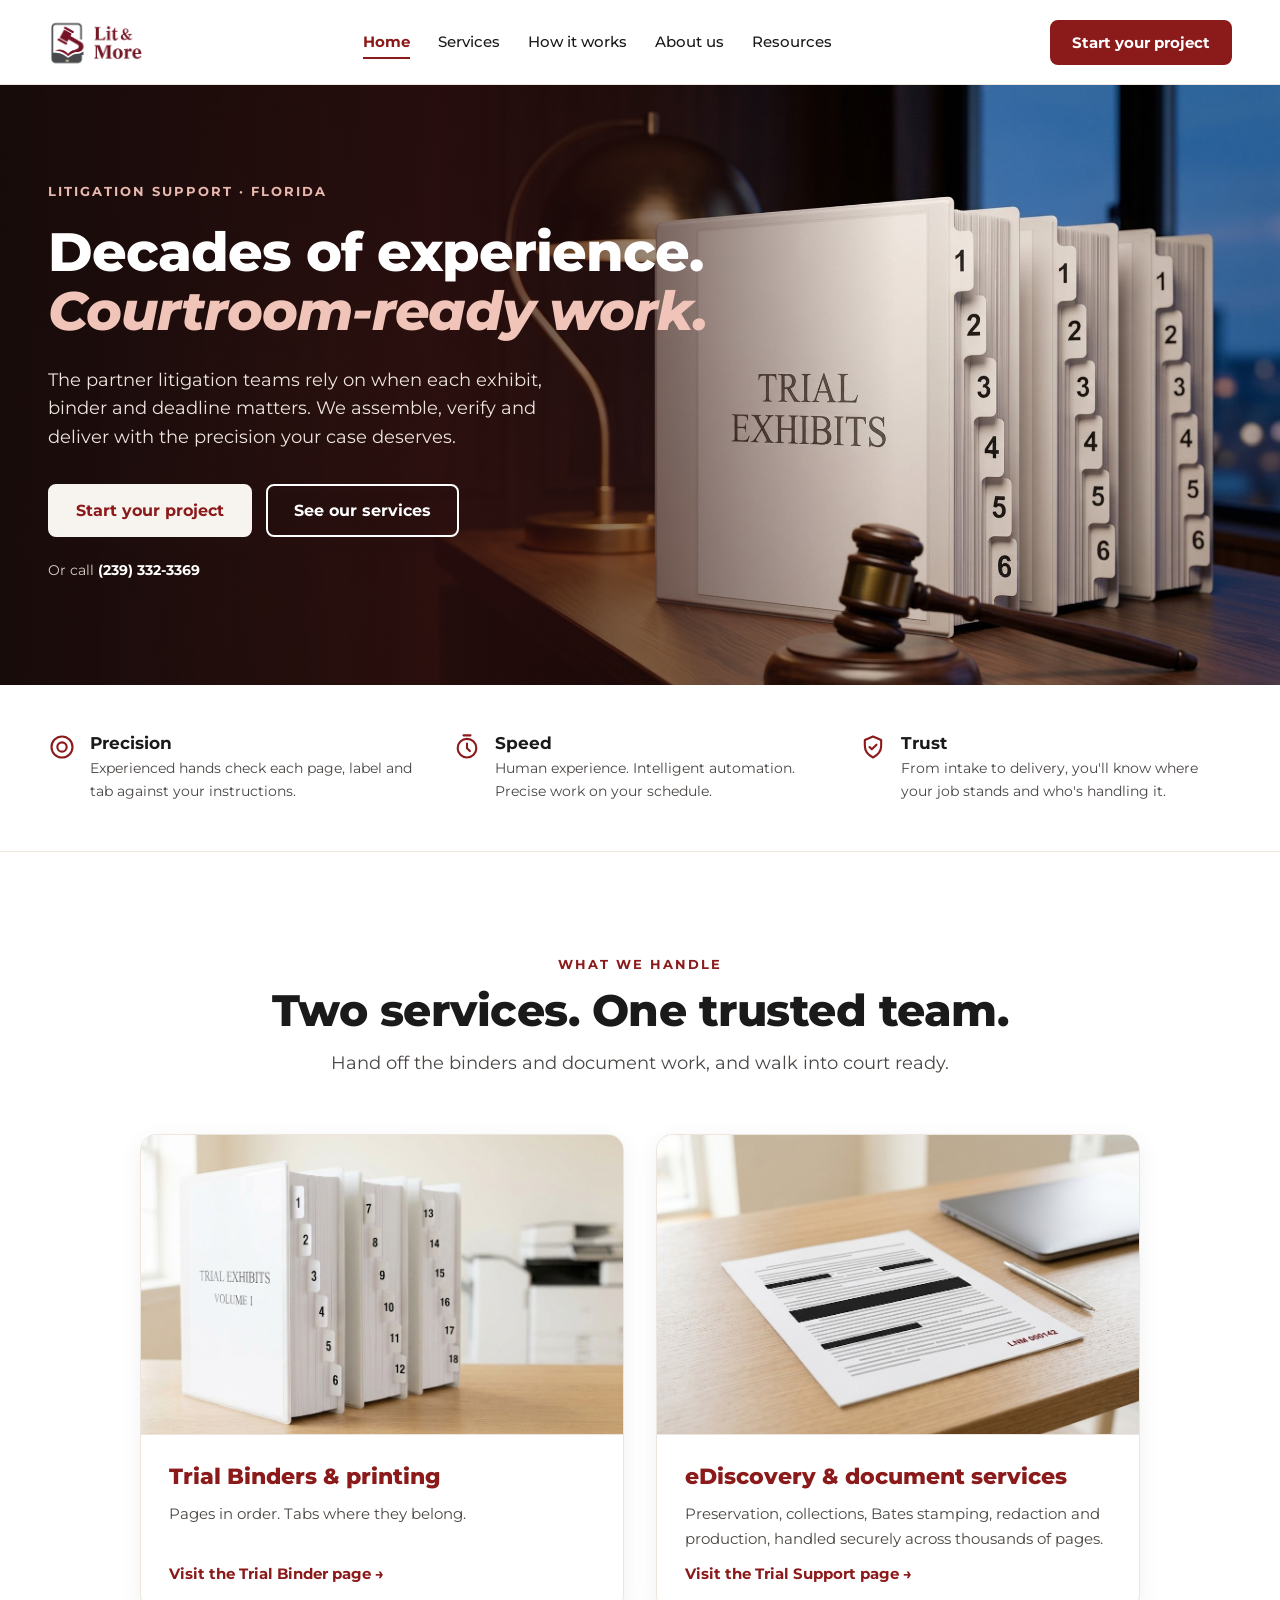
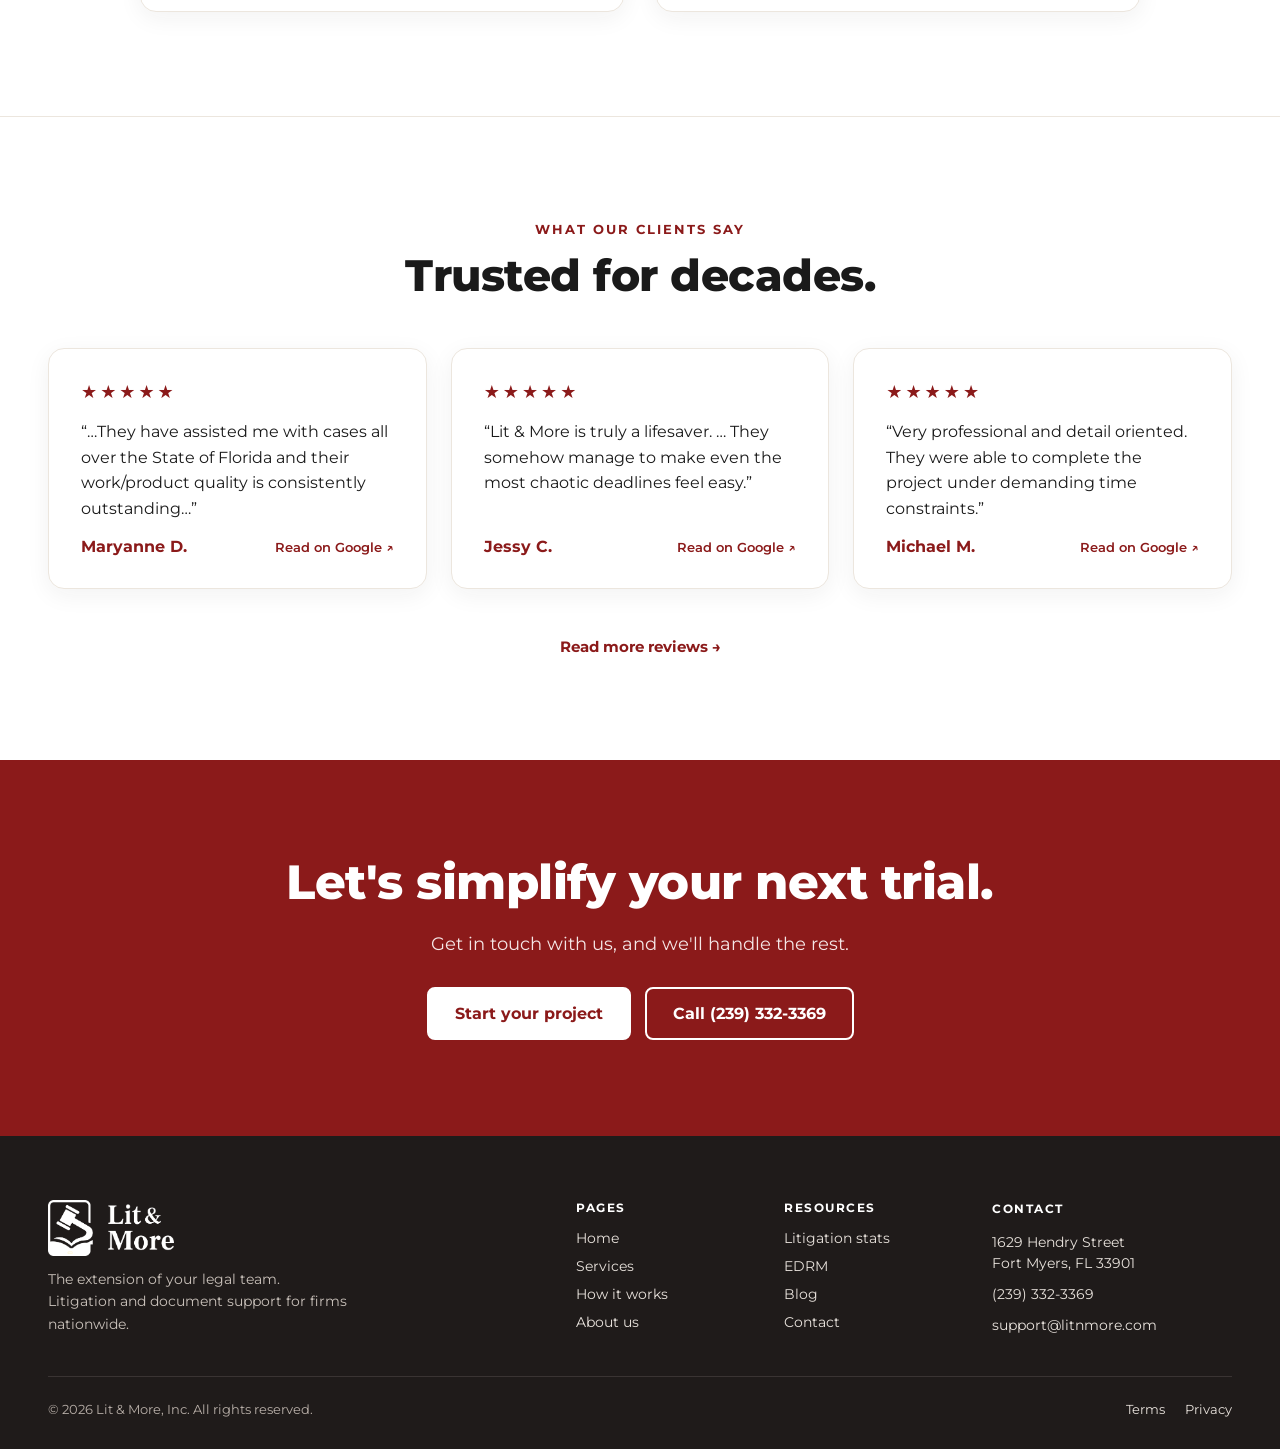
<file: index.html>
<!doctype html>
<html lang="en">
<head>
<meta charset="utf-8">
<meta name="viewport" content="width=device-width, initial-scale=1">
<title>Lit &amp; More | Trial Binders &amp; Litigation Support</title>
<meta name="description" content="Lit &amp; More prepares trial binders and provides Trial Support Services for legal teams nationwide. Decades of experience.">
<link rel="preconnect" href="https://fonts.googleapis.com">
<link rel="preconnect" href="https://fonts.gstatic.com" crossorigin>
<link rel="stylesheet" href="https://fonts.googleapis.com/css2?family=Montserrat:ital,wght@0,400;0,500;0,600;0,700;0,800;1,700;1,800&amp;display=swap">
<link rel="icon" type="image/png" sizes="32x32" href="images/favicon-32.png">
<link rel="apple-touch-icon" href="images/apple-touch-icon.png">
<link rel="stylesheet" href="css/styles.css">
</head>
<body>
<div class="page">

  <header class="hdr pad">
    <div class="wrap hdr-in">
      <a href="index.html" class="logo"><img src="images/logo-header.gif" alt="Lit &amp; More" width="400" height="250"></a>
      <nav class="nav" id="site-nav" aria-label="Main">
        <a href="index.html" class="on" aria-current="page">Home</a>
        <a href="services.html">Services</a>
        <a href="how-it-works.html">How it works</a>
        <a href="about.html">About us</a>
        <a href="resources.html">Resources</a>
      </nav>
      <a href="contact.html" class="btn btn-sm hdr-cta">Start your project</a>
      <button class="menu" type="button" aria-label="Open menu" aria-expanded="false" aria-controls="site-nav"><svg aria-hidden="true" width="22" height="22" viewBox="0 0 24 24" fill="none" stroke="#1A1A1A" stroke-width="2" stroke-linecap="round"><path d="M4 7h16M4 12h16M4 17h16"></path></svg></button>
    </div>
  </header>

  <!-- HERO -->
  <section class="pad hero-dark" role="img" aria-label="White tabbed trial binders labeled Trial Exhibits beside a gavel on a lamp-lit walnut desk at night">
    <div class="wrap">
      <div class="hero-copy">
        <p class="eyebrow">LITIGATION SUPPORT · FLORIDA</p>
        <h1 class="h1">Decades of experience.<br> <em>Courtroom-ready work.</em></h1>
        <p class="lead">The partner litigation teams rely on when each exhibit, binder and deadline matters. We assemble, verify and deliver with the precision your case deserves.</p>
        <div style="display: flex; flex-wrap: wrap; gap: 14px; padding-top: 8px;">
          <a href="contact.html" class="btn btn-cream">Start your project</a>
          <a href="services.html" class="btn btn-ghost">See our services</a>
        </div>
        <p class="call">Or call <a href="tel:2393323369">(239) 332-3369</a></p>
      </div>
    </div>
  </section>

  <!-- TRUST STRIP -->
  <section class="pad" style="border-bottom: 1px solid #ECE6DE; padding-top: 48px; padding-bottom: 48px;">
    <div class="wrap" style="display: grid; grid-template-columns: repeat(auto-fit, minmax(240px, 1fr)); gap: 32px;">
      <div style="display: flex; gap: 14px; align-items: flex-start;">
        <svg aria-hidden="true" width="28" height="28" viewBox="0 0 24 24" fill="none" stroke="#8B1A1A" stroke-width="1.8" stroke-linecap="round" stroke-linejoin="round" style="flex: none;"><circle cx="12" cy="12" r="9"></circle><circle cx="12" cy="12" r="4"></circle></svg>
        <div><p style="margin: 0 0 4px; font-weight: 700; font-size: 17px;">Precision</p><p class="body" style="font-size: 14px;">Experienced hands check each page, label and tab against your instructions.</p></div>
      </div>
      <div style="display: flex; gap: 14px; align-items: flex-start;">
        <svg aria-hidden="true" width="28" height="28" viewBox="0 0 24 24" fill="none" stroke="#8B1A1A" stroke-width="1.8" stroke-linecap="round" stroke-linejoin="round" style="flex: none;"><circle cx="12" cy="13" r="8"></circle><path d="M12 9v4l2.5 2.5"></path><path d="M9 2h6"></path></svg>
        <div><p style="margin: 0 0 4px; font-weight: 700; font-size: 17px;">Speed</p><p class="body" style="font-size: 14px;">Human experience. Intelligent automation. Precise work on your schedule.</p></div>
      </div>
      <div style="display: flex; gap: 14px; align-items: flex-start;">
        <svg aria-hidden="true" width="28" height="28" viewBox="0 0 24 24" fill="none" stroke="#8B1A1A" stroke-width="1.8" stroke-linecap="round" stroke-linejoin="round" style="flex: none;"><path d="M12 3l7 3v5c0 4.5-3 8-7 10-4-2-7-5.5-7-10V6z"></path><path d="M9 12l2 2 4-4"></path></svg>
        <div><p style="margin: 0 0 4px; font-weight: 700; font-size: 17px;">Trust</p><p class="body" style="font-size: 14px;">From intake to delivery, you'll know where your job stands and who's handling it.</p></div>
      </div>
    </div>
  </section>

  <!-- SERVICES PREVIEW -->
  <section class="pad" style="padding-top: 104px; padding-bottom: 104px;">
    <div class="wrap" style="display: flex; flex-direction: column; gap: 56px;">
      <div style="text-align: center; display: flex; flex-direction: column; gap: 14px; align-items: center;">
        <p class="eyebrow">WHAT WE HANDLE</p>
        <h2 class="h2">Two services. One trusted team.</h2>
        <p class="lead" style="max-width: 620px;">Hand off the binders and document work, and walk into court ready.</p>
      </div>
      <div style="display: grid; grid-template-columns: repeat(auto-fit, minmax(300px, 1fr)); gap: 32px; width: 100%; max-width: 1000px; margin: 0 auto;">
        <div class="card" style="overflow: hidden; display: flex; flex-direction: column;">
          <img src="images/trial-binders.jpg" alt="Three numbered trial exhibit binders labeled Trial Exhibits Volume 1, with burgundy, cream and gray tabs" width="1024" height="687" loading="lazy" style="display: block; width: 100%; height: 300px; object-fit: cover; border-bottom: 1px solid #ECE6DE; object-position: 0% 30%;">
          <div style="padding: 28px; display: flex; flex-direction: column; gap: 12px; flex-grow: 1;">
            <h3 style="margin: 0; font-size: 22px; font-weight: 800; color: #8B1A1A;">Trial Binders &amp; printing</h3>
            <p class="body" style="flex-grow: 1;">Pages in order. Tabs where they belong.</p>
            <a href="https://litnmore.com/trial-binder/" class="more">Visit the Trial Binder page →</a>
          </div>
        </div>
        <div class="card" style="overflow: hidden; display: flex; flex-direction: column;">
          <img src="images/ediscovery-redacted-page.jpg" alt="A redacted legal document with black redaction bars and Bates number LNM 000142 on a desk beside a laptop" width="1024" height="687" loading="lazy" style="display: block; width: 100%; height: 300px; object-fit: cover; border-bottom: 1px solid #ECE6DE; object-position: 40% 55%;">
          <div style="padding: 28px; display: flex; flex-direction: column; gap: 12px; flex-grow: 1;">
            <h3 style="margin: 0; font-size: 22px; font-weight: 800; color: #8B1A1A;">eDiscovery &amp; document services</h3>
            <p class="body" style="flex-grow: 1;">Preservation, collections, Bates stamping, redaction and production, handled securely across thousands of pages.</p>
            <a href="https://litnmore.com/trial-support/" class="more">Visit the Trial Support page →</a>
          </div>
        </div>
      </div>
    </div>
  </section>

  <!-- REVIEWS PREVIEW -->
  <section class="pad" style="border-top: 1px solid #ECE6DE; padding-top: 104px; padding-bottom: 104px;">
    <div class="wrap" style="display: flex; flex-direction: column; gap: 48px;">
      <div style="text-align: center; display: flex; flex-direction: column; gap: 14px; align-items: center;">
        <p class="eyebrow">WHAT OUR CLIENTS SAY</p>
        <h2 class="h2">Trusted for decades.</h2>
      </div>
      <div style="display: grid; grid-template-columns: repeat(auto-fit, minmax(280px, 1fr)); gap: 24px;">
        <figure class="card" style="margin: 0; padding: 32px; display: flex; flex-direction: column; gap: 16px;">
          <p aria-label="5 stars" style="margin: 0; color: #8B1A1A; font-size: 18px; letter-spacing: 3px;">★★★★★</p>
          <blockquote style="margin: 0; font-size: 16px; line-height: 1.6; flex-grow: 1;">“…They have assisted me with cases all over the State of Florida and their work/product quality is consistently outstanding…”</blockquote>
          <figcaption style="display: flex; justify-content: space-between; align-items: center; gap: 12px; flex-wrap: wrap;"><span style="font-weight: 700; color: #8B1A1A;">Maryanne D.</span><a href="https://maps.app.goo.gl/TCRQ1zbwdW847qie6" target="_blank" rel="noopener" style="font-size: 13px; font-weight: 600; text-decoration: none;">Read on Google ↗</a></figcaption>
        </figure>
        <figure class="card" style="margin: 0; padding: 32px; display: flex; flex-direction: column; gap: 16px;">
          <p aria-label="5 stars" style="margin: 0; color: #8B1A1A; font-size: 18px; letter-spacing: 3px;">★★★★★</p>
          <blockquote style="margin: 0; font-size: 16px; line-height: 1.6; flex-grow: 1;">“Lit &amp; More is truly a lifesaver. … They somehow manage to make even the most chaotic deadlines feel easy.”</blockquote>
          <figcaption style="display: flex; justify-content: space-between; align-items: center; gap: 12px; flex-wrap: wrap;"><span style="font-weight: 700; color: #8B1A1A;">Jessy C.</span><a href="https://maps.app.goo.gl/8949EMmioeBJKnF3A" target="_blank" rel="noopener" style="font-size: 13px; font-weight: 600; text-decoration: none;">Read on Google ↗</a></figcaption>
        </figure>
        <figure class="card" style="margin: 0; padding: 32px; display: flex; flex-direction: column; gap: 16px;">
          <p aria-label="5 stars" style="margin: 0; color: #8B1A1A; font-size: 18px; letter-spacing: 3px;">★★★★★</p>
          <blockquote style="margin: 0; font-size: 16px; line-height: 1.6; flex-grow: 1;">“Very professional and detail oriented. They were able to complete the project under demanding time constraints.”</blockquote>
          <figcaption style="display: flex; justify-content: space-between; align-items: center; gap: 12px; flex-wrap: wrap;"><span style="font-weight: 700; color: #8B1A1A;">Michael M.</span><a href="https://maps.app.goo.gl/YNyq83955ehQgxv47" target="_blank" rel="noopener" style="font-size: 13px; font-weight: 600; text-decoration: none;">Read on Google ↗</a></figcaption>
        </figure>
      </div>
      <a href="about.html" class="more" style="align-self: center;">Read more reviews →</a>
    </div>
  </section>

  <!-- CTA -->
  <section class="pad" style="background: #8B1A1A; color: #FFFFFF; padding-top: 96px; padding-bottom: 96px; text-align: center;">
    <div style="max-width: 760px; margin: 0 auto; display: flex; flex-direction: column; gap: 20px; align-items: center;">
      <h2 class="h2" style="font-size: 48px;">Let's simplify your next trial.</h2>
      <p style="margin: 0; font-size: 18px; line-height: 1.6; color: #F5E6E6;">Get in touch with us, and we'll handle the rest.</p>
      <div style="display: flex; flex-wrap: wrap; justify-content: center; gap: 14px; padding-top: 8px;">
        <a href="contact.html" class="btn btn-white">Start your project</a>
        <a href="tel:2393323369" class="btn btn-ghost">Call (239) 332-3369</a>
      </div>
    </div>
  </section>

  <footer class="ftr pad">
    <div class="wrap" style="display: flex; flex-direction: column; gap: 40px;">
      <div style="display: flex; flex-wrap: wrap; gap: 48px; justify-content: space-between;">
        <div style="flex: 1 1 260px; display: flex; flex-direction: column; gap: 12px;">
          <a href="index.html" class="ftr-logo"><img src="images/logo-footer.png" alt="Lit &amp; More" width="1561" height="693"></a>
          <p style="margin: 0; font-size: 14px; line-height: 1.6; color: #C9C1BA; max-width: 300px;">The extension of your legal team. Litigation and document support for firms nationwide.</p>
        </div>
        <div style="flex: 0 1 160px; display: flex; flex-direction: column; gap: 10px; font-size: 14px;">
          <p class="ftr-h">PAGES</p>
          <a href="index.html">Home</a><a href="services.html">Services</a><a href="how-it-works.html">How it works</a><a href="about.html">About us</a>
        </div>
        <div style="flex: 0 1 160px; display: flex; flex-direction: column; gap: 10px; font-size: 14px;">
          <p class="ftr-h">RESOURCES</p>
          <a href="resources.html">Litigation stats</a><a href="resources.html">EDRM</a><a href="https://litnmore.com/blog/">Blog</a><a href="contact.html">Contact</a>
        </div>
        <div style="flex: 0 1 240px; display: flex; flex-direction: column; gap: 10px; font-size: 14px; line-height: 1.5;">
          <p class="ftr-h">CONTACT</p>
          <p style="margin: 0;">1629 Hendry Street<br>Fort Myers, FL 33901</p>
          <a href="tel:2393323369">(239) 332-3369</a>
          <a href="mailto:support@litnmore.com">support@litnmore.com</a>
        </div>
      </div>
      <div style="border-top: 1px solid #3A3433; padding-top: 24px; display: flex; flex-wrap: wrap; justify-content: space-between; gap: 12px; font-size: 13px; color: #B8AFA8;">
        <p style="margin: 0;">© 2026 Lit &amp; More, Inc. All rights reserved.</p>
        <div style="display: flex; gap: 20px;"><a href="#terms">Terms</a><a href="#privacy">Privacy</a></div>
      </div>
    </div>
  </footer>

</div>
<script src="js/main.js"></script>
</body>
</html>
</file>
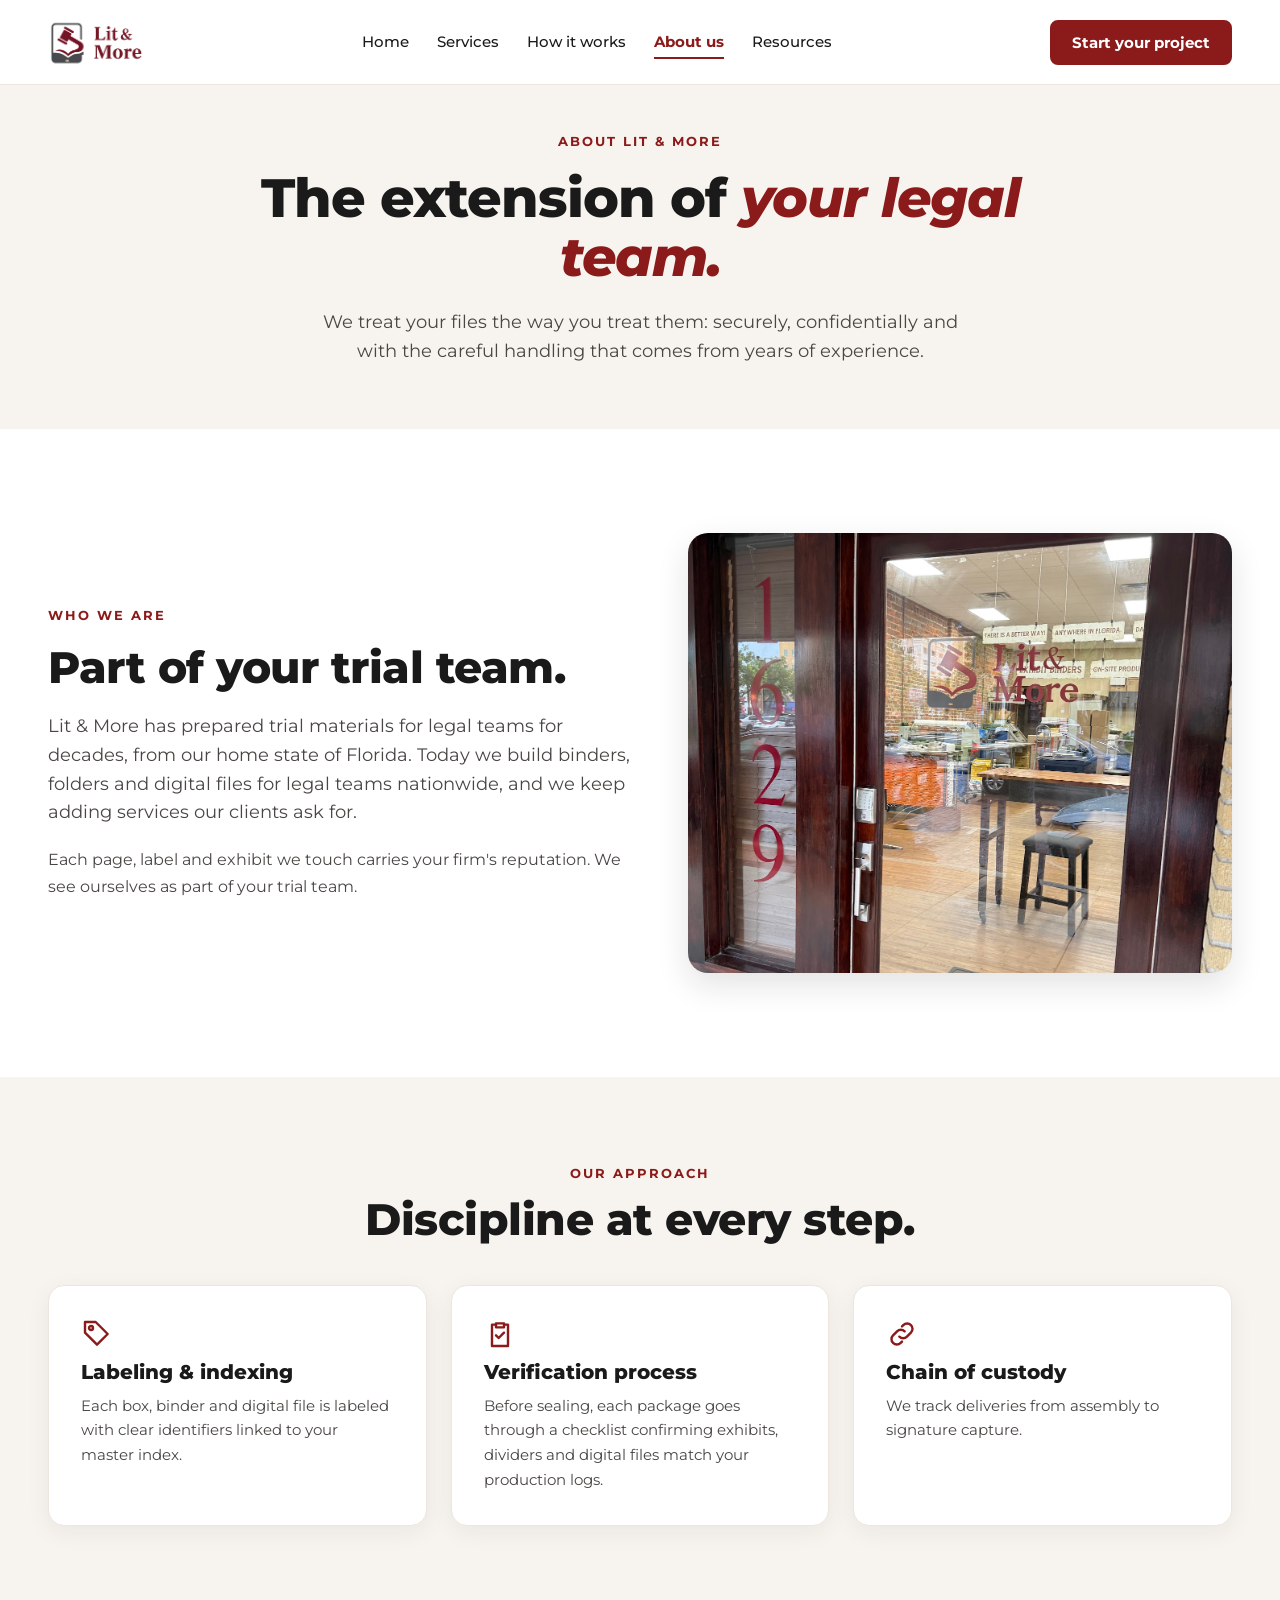
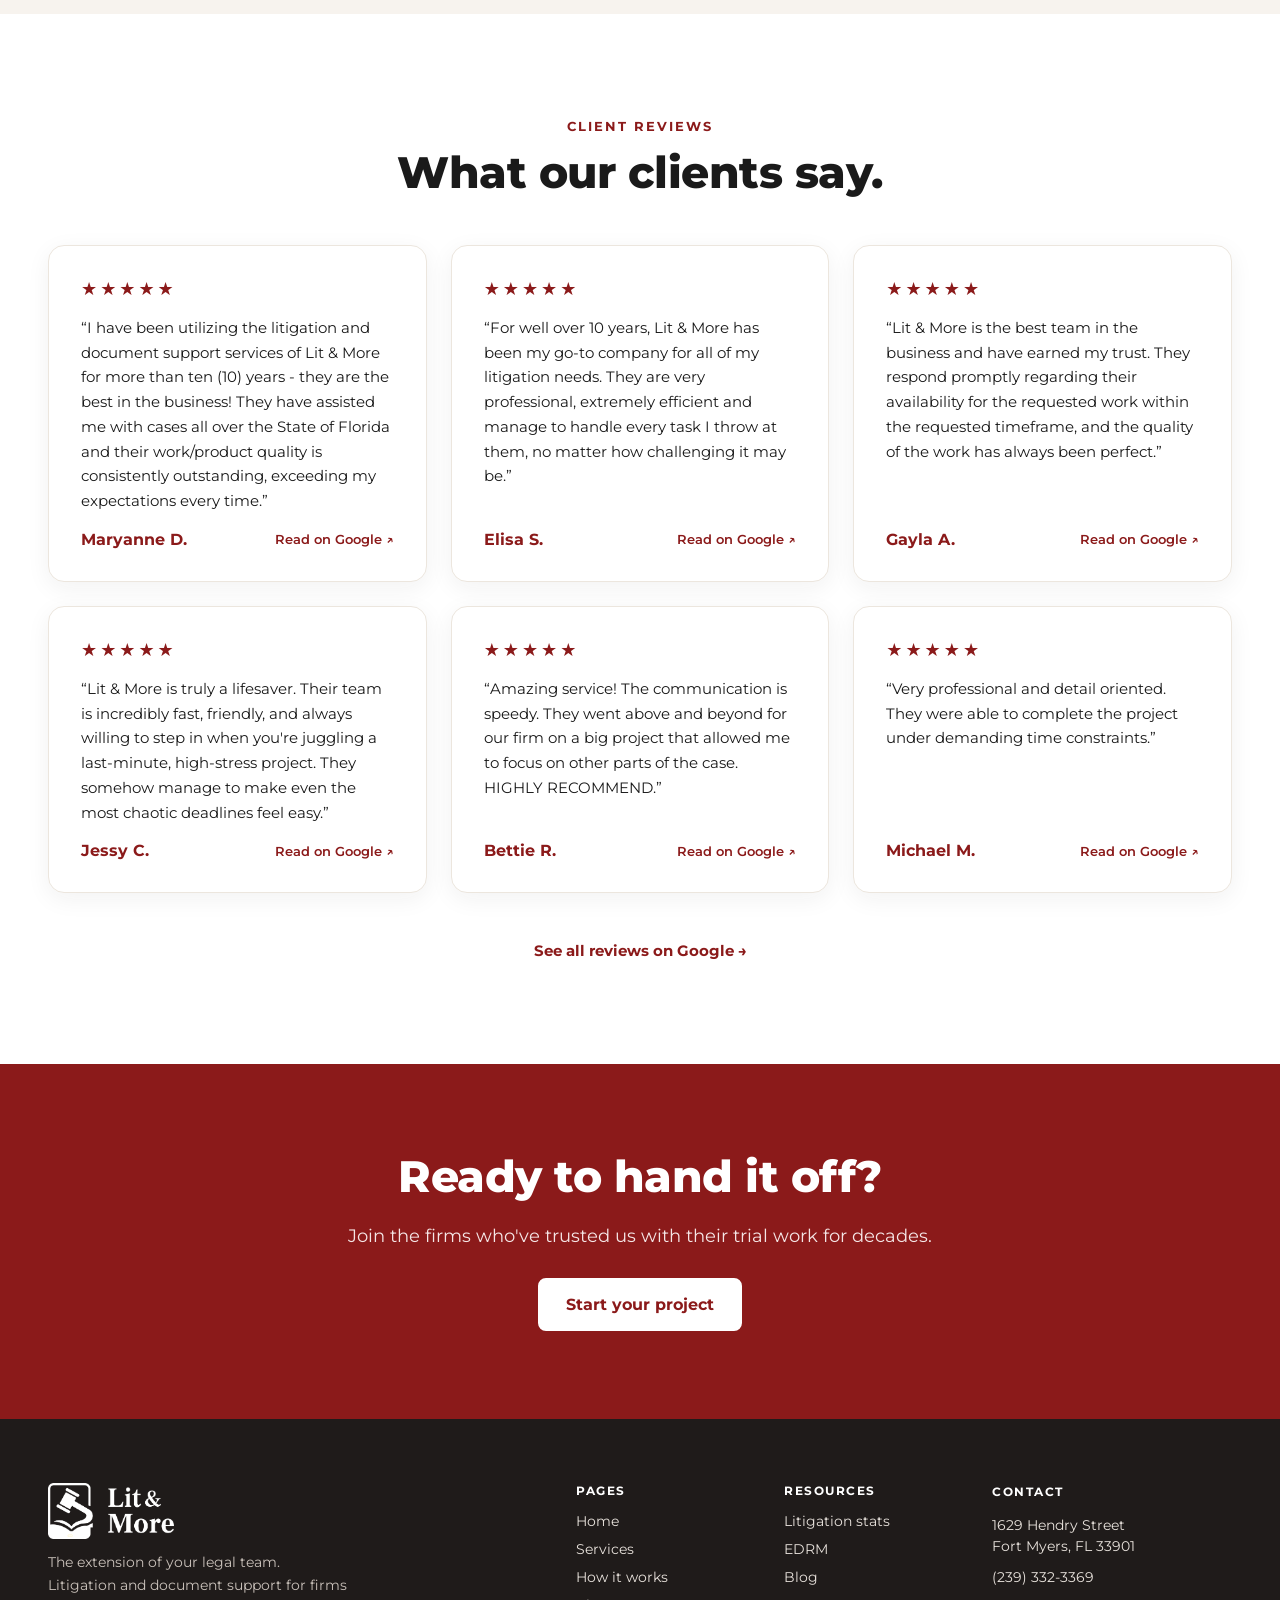
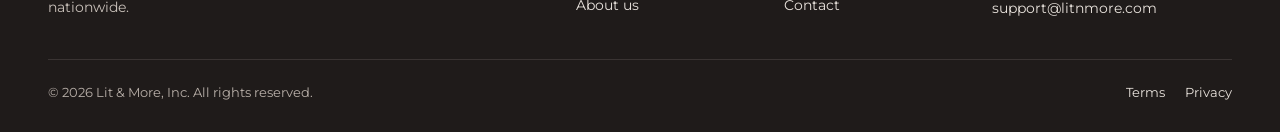
<file: about.html>
<!doctype html>
<html lang="en">
<head>
<meta charset="utf-8">
<meta name="viewport" content="width=device-width, initial-scale=1">
<title>About Us | Lit &amp; More</title>
<meta name="description" content="The extension of your legal team. Fort Myers litigation support trusted by firms for decades.">
<link rel="preconnect" href="https://fonts.googleapis.com">
<link rel="preconnect" href="https://fonts.gstatic.com" crossorigin>
<link rel="stylesheet" href="https://fonts.googleapis.com/css2?family=Montserrat:ital,wght@0,400;0,500;0,600;0,700;0,800;1,700;1,800&amp;display=swap">
<link rel="icon" type="image/png" sizes="32x32" href="images/favicon-32.png">
<link rel="apple-touch-icon" href="images/apple-touch-icon.png">
<link rel="stylesheet" href="css/styles.css">
</head>
<body>
<div class="page">

  <header class="hdr pad">
    <div class="wrap hdr-in">
      <a href="index.html" class="logo"><img src="images/logo-header.gif" alt="Lit &amp; More" width="400" height="250"></a>
      <nav class="nav" id="site-nav" aria-label="Main">
        <a href="index.html">Home</a>
        <a href="services.html">Services</a>
        <a href="how-it-works.html">How it works</a>
        <a href="about.html" class="on" aria-current="page">About us</a>
        <a href="resources.html">Resources</a>
      </nav>
      <a href="contact.html" class="btn btn-sm hdr-cta">Start your project</a>
      <button class="menu" type="button" aria-label="Open menu" aria-expanded="false" aria-controls="site-nav"><svg aria-hidden="true" width="22" height="22" viewBox="0 0 24 24" fill="none" stroke="#1A1A1A" stroke-width="2" stroke-linecap="round"><path d="M4 7h16M4 12h16M4 17h16"></path></svg></button>
    </div>
  </header>

  <!-- PAGE HEADER -->
  <section class="pad" style="background: #F7F3EE; padding-top: 48px; padding-bottom: 64px; text-align: center;">
    <div style="max-width: 820px; margin: 0 auto; display: flex; flex-direction: column; gap: 20px; align-items: center;">
      <p class="eyebrow">ABOUT LIT &amp; MORE</p>
      <h1 class="h1" style="margin: 0; font-size: 54px; line-height: 1.1; font-weight: 800; letter-spacing: -1px;">The extension of <em style="color: #8B1A1A;">your legal team.</em></h1>
      <p class="lead" style="max-width: 640px;">We treat your files the way you treat them: securely, confidentially and with the careful handling that comes from years of experience.</p>
    </div>
  </section>

  <!-- STORY -->
  <section class="pad" style="padding-top: 104px; padding-bottom: 104px;">
    <div class="wrap" style="display: flex; flex-wrap: wrap; gap: 56px; align-items: center;">
      <div style="flex: 1 1 460px; min-width: 0; display: flex; flex-direction: column; gap: 20px;">
        <p class="eyebrow">WHO WE ARE</p>
        <h2 class="h2">Part of your trial team.</h2>
        <p class="lead">Lit &amp; More has prepared trial materials for legal teams for decades, from our home state of Florida. Today we build binders, folders and digital files for legal teams nationwide, and we keep adding services our clients ask for.</p>
        <p class="body" style="font-size: 16px;">Each page, label and exhibit we touch carries your firm's reputation. We see ourselves as part of your trial team.</p>
      </div>
      <div style="flex: 1 1 420px; min-width: 0;">
        <img class="about-photo" src="images/lnm-front-door.jpg" alt="The Lit &amp; More front door at 1629 Hendry Street, with the logo on the glass and the production office inside" width="1350" height="1800" loading="lazy" style="display: block; width: 100%; height: 440px; object-fit: cover; object-position: 50% 38%; border-radius: 20px; box-shadow: 0 12px 32px rgba(26,26,26,0.12);">
      </div>
    </div>
  </section>

  <!-- OUR APPROACH -->
  <section class="pad" style="background: #F7F3EE; padding-top: 88px; padding-bottom: 88px;">
    <div class="wrap" style="display: flex; flex-direction: column; gap: 40px;">
      <div style="text-align: center; display: flex; flex-direction: column; gap: 14px; align-items: center;">
        <p class="eyebrow">OUR APPROACH</p>
        <h2 class="h2">Discipline at every step.</h2>
      </div>
      <div style="display: grid; grid-template-columns: repeat(auto-fit, minmax(260px, 1fr)); gap: 24px;">
      <div class="card" style="padding: 32px; display: flex; flex-direction: column; gap: 10px;">
        <svg aria-hidden="true" width="32" height="32" viewBox="0 0 24 24" fill="none" stroke="#8B1A1A" stroke-width="1.8" stroke-linecap="round" stroke-linejoin="round"><path d="M20 12l-8 8-9-9V3h8z"></path><circle cx="7.5" cy="7.5" r="1.5"></circle></svg>
        <h3 style="margin: 0; font-size: 20px; font-weight: 800;">Labeling &amp; indexing</h3>
        <p class="body">Each box, binder and digital file is labeled with clear identifiers linked to your master index.</p>
      </div>
      <div class="card" style="padding: 32px; display: flex; flex-direction: column; gap: 10px;">
        <svg aria-hidden="true" width="32" height="32" viewBox="0 0 24 24" fill="none" stroke="#8B1A1A" stroke-width="1.8" stroke-linecap="round" stroke-linejoin="round"><path d="M9 4h6v3H9z"></path><path d="M15 5h3v16H6V5h3"></path><path d="M9 13l2 2 4-4"></path></svg>
        <h3 style="margin: 0; font-size: 20px; font-weight: 800;">Verification process</h3>
        <p class="body">Before sealing, each package goes through a checklist confirming exhibits, dividers and digital files match your production logs.</p>
      </div>
      <div class="card" style="padding: 32px; display: flex; flex-direction: column; gap: 10px;">
        <svg aria-hidden="true" width="32" height="32" viewBox="0 0 24 24" fill="none" stroke="#8B1A1A" stroke-width="1.8" stroke-linecap="round" stroke-linejoin="round"><path d="M10 14a4 4 0 0 0 5.7 0l3-3a4 4 0 0 0-5.7-5.7l-1 1"></path><path d="M14 10a4 4 0 0 0-5.7 0l-3 3a4 4 0 0 0 5.7 5.7l1-1"></path></svg>
        <h3 style="margin: 0; font-size: 20px; font-weight: 800;">Chain of custody</h3>
        <p class="body">We track deliveries from assembly to signature capture.</p>
      </div>
      </div>
    </div>
  </section>

  <!-- REVIEWS -->
  <section class="pad" style="padding-top: 104px; padding-bottom: 104px;">
    <div class="wrap" style="display: flex; flex-direction: column; gap: 48px;">
      <div style="text-align: center; display: flex; flex-direction: column; gap: 14px; align-items: center;">
        <p class="eyebrow">CLIENT REVIEWS</p>
        <h2 class="h2">What our clients say.</h2>
      </div>
      <div style="display: grid; grid-template-columns: repeat(auto-fit, minmax(320px, 1fr)); gap: 24px;">
        <figure class="card rev"><p class="stars" aria-label="5 stars">★★★★★</p><blockquote style="margin: 0; font-size: 15px; line-height: 1.65; flex-grow: 1;">“I have been utilizing the litigation and document support services of Lit &amp; More for more than ten (10) years - they are the best in the business! They have assisted me with cases all over the State of Florida and their work/product quality is consistently outstanding, exceeding my expectations every time.”</blockquote><figcaption style="display: flex; justify-content: space-between; align-items: center; gap: 12px; flex-wrap: wrap;"><span style="font-weight: 700; color: #8B1A1A;">Maryanne D.</span><a href="https://maps.app.goo.gl/TCRQ1zbwdW847qie6" target="_blank" rel="noopener" style="font-size: 13px; font-weight: 600; text-decoration: none;">Read on Google ↗</a></figcaption></figure>
        <figure class="card rev"><p class="stars" aria-label="5 stars">★★★★★</p><blockquote style="margin: 0; font-size: 15px; line-height: 1.65; flex-grow: 1;">“For well over 10 years, Lit &amp; More has been my go-to company for all of my litigation needs. They are very professional, extremely efficient and manage to handle every task I throw at them, no matter how challenging it may be.”</blockquote><figcaption style="display: flex; justify-content: space-between; align-items: center; gap: 12px; flex-wrap: wrap;"><span style="font-weight: 700; color: #8B1A1A;">Elisa S.</span><a href="https://maps.app.goo.gl/KpMdEsn2rFK9ZEzXA" target="_blank" rel="noopener" style="font-size: 13px; font-weight: 600; text-decoration: none;">Read on Google ↗</a></figcaption></figure>
        <figure class="card rev"><p class="stars" aria-label="5 stars">★★★★★</p><blockquote style="margin: 0; font-size: 15px; line-height: 1.65; flex-grow: 1;">“Lit &amp; More is the best team in the business and have earned my trust. They respond promptly regarding their availability for the requested work within the requested timeframe, and the quality of the work has always been perfect.”</blockquote><figcaption style="display: flex; justify-content: space-between; align-items: center; gap: 12px; flex-wrap: wrap;"><span style="font-weight: 700; color: #8B1A1A;">Gayla A.</span><a href="https://maps.app.goo.gl/kxWAjTeiavLg9Mkv9" target="_blank" rel="noopener" style="font-size: 13px; font-weight: 600; text-decoration: none;">Read on Google ↗</a></figcaption></figure>
        <figure class="card rev"><p class="stars" aria-label="5 stars">★★★★★</p><blockquote style="margin: 0; font-size: 15px; line-height: 1.65; flex-grow: 1;">“Lit &amp; More is truly a lifesaver. Their team is incredibly fast, friendly, and always willing to step in when you're juggling a last-minute, high-stress project. They somehow manage to make even the most chaotic deadlines feel easy.”</blockquote><figcaption style="display: flex; justify-content: space-between; align-items: center; gap: 12px; flex-wrap: wrap;"><span style="font-weight: 700; color: #8B1A1A;">Jessy C.</span><a href="https://maps.app.goo.gl/8949EMmioeBJKnF3A" target="_blank" rel="noopener" style="font-size: 13px; font-weight: 600; text-decoration: none;">Read on Google ↗</a></figcaption></figure>
        <figure class="card rev"><p class="stars" aria-label="5 stars">★★★★★</p><blockquote style="margin: 0; font-size: 15px; line-height: 1.65; flex-grow: 1;">“Amazing service! The communication is speedy. They went above and beyond for our firm on a big project that allowed me to focus on other parts of the case. HIGHLY RECOMMEND.”</blockquote><figcaption style="display: flex; justify-content: space-between; align-items: center; gap: 12px; flex-wrap: wrap;"><span style="font-weight: 700; color: #8B1A1A;">Bettie R.</span><a href="https://maps.app.goo.gl/RDq8HoFHp9wqvew67" target="_blank" rel="noopener" style="font-size: 13px; font-weight: 600; text-decoration: none;">Read on Google ↗</a></figcaption></figure>
        <figure class="card rev"><p class="stars" aria-label="5 stars">★★★★★</p><blockquote style="margin: 0; font-size: 15px; line-height: 1.65; flex-grow: 1;">“Very professional and detail oriented. They were able to complete the project under demanding time constraints.”</blockquote><figcaption style="display: flex; justify-content: space-between; align-items: center; gap: 12px; flex-wrap: wrap;"><span style="font-weight: 700; color: #8B1A1A;">Michael M.</span><a href="https://maps.app.goo.gl/YNyq83955ehQgxv47" target="_blank" rel="noopener" style="font-size: 13px; font-weight: 600; text-decoration: none;">Read on Google ↗</a></figcaption></figure>
      </div>
      <a href="https://maps.app.goo.gl/YNyq83955ehQgxv47" style="align-self: center; font-weight: 700; font-size: 15px; text-decoration: none;">See all reviews on Google →</a>
    </div>
  </section>

  <!-- CTA -->
  <section class="pad" style="background: #8B1A1A; color: #FFFFFF; padding-top: 88px; padding-bottom: 88px; text-align: center;">
    <div style="max-width: 760px; margin: 0 auto; display: flex; flex-direction: column; gap: 20px; align-items: center;">
      <h2 class="h2">Ready to hand it off?</h2>
      <p style="margin: 0; font-size: 18px; line-height: 1.6; color: #F5E6E6;">Join the firms who've trusted us with their trial work for decades.</p>
      <div style="display: flex; flex-wrap: wrap; justify-content: center; gap: 14px; padding-top: 8px;">
        <a href="contact.html" class="btn btn-white">Start your project</a>
      </div>
    </div>
  </section>

  <footer class="ftr pad">
    <div class="wrap" style="display: flex; flex-direction: column; gap: 40px;">
      <div style="display: flex; flex-wrap: wrap; gap: 48px; justify-content: space-between;">
        <div style="flex: 1 1 260px; display: flex; flex-direction: column; gap: 12px;">
          <a href="index.html" class="ftr-logo"><img src="images/logo-footer.png" alt="Lit &amp; More" width="1561" height="693"></a>
          <p style="margin: 0; font-size: 14px; line-height: 1.6; color: #C9C1BA; max-width: 300px;">The extension of your legal team. Litigation and document support for firms nationwide.</p>
        </div>
        <div style="flex: 0 1 160px; display: flex; flex-direction: column; gap: 10px; font-size: 14px;">
          <p class="ftr-h">PAGES</p>
          <a href="index.html">Home</a><a href="services.html">Services</a><a href="how-it-works.html">How it works</a><a href="about.html">About us</a>
        </div>
        <div style="flex: 0 1 160px; display: flex; flex-direction: column; gap: 10px; font-size: 14px;">
          <p class="ftr-h">RESOURCES</p>
          <a href="resources.html">Litigation stats</a><a href="resources.html">EDRM</a><a href="https://litnmore.com/blog/">Blog</a><a href="contact.html">Contact</a>
        </div>
        <div style="flex: 0 1 240px; display: flex; flex-direction: column; gap: 10px; font-size: 14px; line-height: 1.5;">
          <p class="ftr-h">CONTACT</p>
          <p style="margin: 0;">1629 Hendry Street<br>Fort Myers, FL 33901</p>
          <a href="tel:2393323369">(239) 332-3369</a>
          <a href="mailto:support@litnmore.com">support@litnmore.com</a>
        </div>
      </div>
      <div style="border-top: 1px solid #3A3433; padding-top: 24px; display: flex; flex-wrap: wrap; justify-content: space-between; gap: 12px; font-size: 13px; color: #B8AFA8;">
        <p style="margin: 0;">© 2026 Lit &amp; More, Inc. All rights reserved.</p>
        <div style="display: flex; gap: 20px;"><a href="#terms">Terms</a><a href="#privacy">Privacy</a></div>
      </div>
    </div>
  </footer>

</div>
<script src="js/main.js"></script>
</body>
</html>
</file>
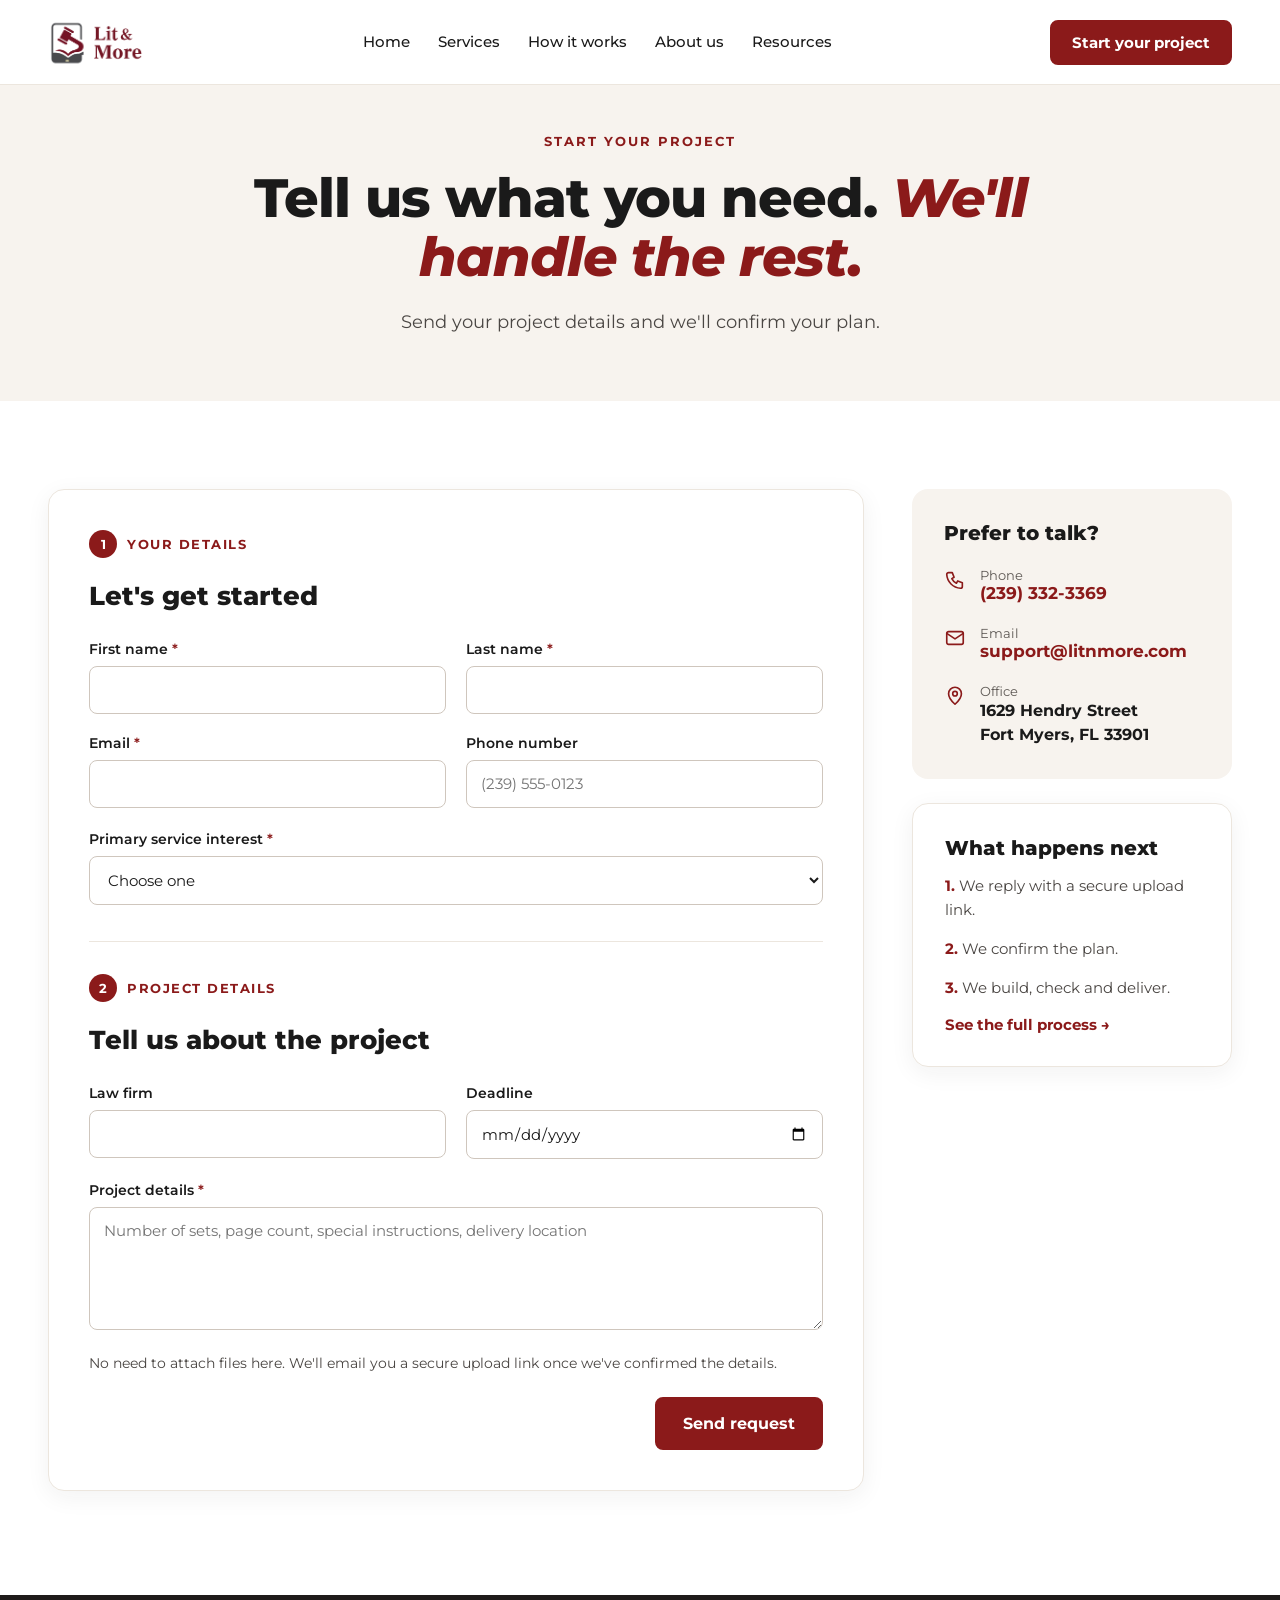
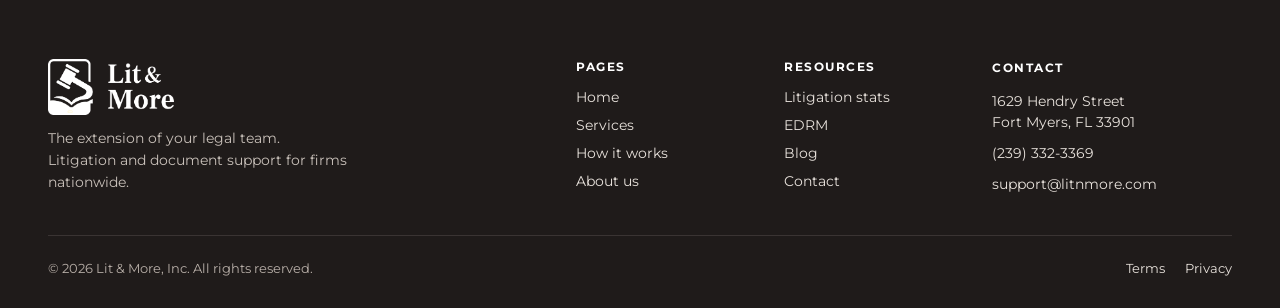
<file: contact.html>
<!doctype html>
<html lang="en">
<head>
<meta charset="utf-8">
<meta name="viewport" content="width=device-width, initial-scale=1">
<title>Contact | Lit &amp; More</title>
<meta name="description" content="Start your project with Lit &amp; More. Call (239) 332-3369 or send your project details.">
<link rel="preconnect" href="https://fonts.googleapis.com">
<link rel="preconnect" href="https://fonts.gstatic.com" crossorigin>
<link rel="stylesheet" href="https://fonts.googleapis.com/css2?family=Montserrat:ital,wght@0,400;0,500;0,600;0,700;0,800;1,700;1,800&amp;display=swap">
<link rel="icon" type="image/png" sizes="32x32" href="images/favicon-32.png">
<link rel="apple-touch-icon" href="images/apple-touch-icon.png">
<link rel="stylesheet" href="css/styles.css">
</head>
<body>
<div class="page">

  <header class="hdr pad">
    <div class="wrap hdr-in">
      <a href="index.html" class="logo"><img src="images/logo-header.gif" alt="Lit &amp; More" width="400" height="250"></a>
      <nav class="nav" id="site-nav" aria-label="Main">
        <a href="index.html">Home</a>
        <a href="services.html">Services</a>
        <a href="how-it-works.html">How it works</a>
        <a href="about.html">About us</a>
        <a href="resources.html">Resources</a>
      </nav>
      <a href="contact.html" class="btn btn-sm hdr-cta">Start your project</a>
      <button class="menu" type="button" aria-label="Open menu" aria-expanded="false" aria-controls="site-nav"><svg aria-hidden="true" width="22" height="22" viewBox="0 0 24 24" fill="none" stroke="#1A1A1A" stroke-width="2" stroke-linecap="round"><path d="M4 7h16M4 12h16M4 17h16"></path></svg></button>
    </div>
  </header>

  <!-- PAGE HEADER -->
  <section class="pad" style="background: #F7F3EE; padding-top: 48px; padding-bottom: 64px; text-align: center;">
    <div style="max-width: 820px; margin: 0 auto; display: flex; flex-direction: column; gap: 20px; align-items: center;">
      <p class="eyebrow">START YOUR PROJECT</p>
      <h1 class="h1" style="margin: 0; font-size: 54px; line-height: 1.1; font-weight: 800; letter-spacing: -1px;">Tell us what you need. <em style="color: #8B1A1A;">We'll handle the rest.</em></h1>
      <p class="lead" style="max-width: 620px;">Send your project details and we'll confirm your plan.</p>
    </div>
  </section>

  <!-- FORM + INFO -->
  <section class="pad" style="padding-top: 88px; padding-bottom: 104px;">
    <div class="wrap" style="display: flex; flex-wrap: wrap; gap: 48px; align-items: flex-start;">

      <div class="card" style="flex: 999 1 560px; min-width: 0; padding: 40px; box-sizing: border-box;">
        <form id="project-form" novalidate>

          <!-- STEP 1 -->
          <fieldset class="fstep" data-step="1">
            <legend class="sr-only">Part 1: Your details</legend>
            <p class="mstep"><span>1</span>Your details</p>
            <div>
              <h2 style="margin: 0 0 6px; font-size: 26px; font-weight: 800;">Let's get started</h2>
            </div>
            <div class="grid2">
              <div class="field"><label for="c-first">First name <span class="req" aria-hidden="true">*</span></label><input id="c-first" name="first_name" type="text" autocomplete="given-name" required></div>
              <div class="field"><label for="c-last">Last name <span class="req" aria-hidden="true">*</span></label><input id="c-last" name="last_name" type="text" autocomplete="family-name" required></div>
              <div class="field"><label for="c-email">Email <span class="req" aria-hidden="true">*</span></label><input id="c-email" name="email" type="email" autocomplete="email" required></div>
              <div class="field"><label for="c-phone">Phone number</label><input id="c-phone" name="phone" type="tel" autocomplete="tel" placeholder="(239) 555-0123"></div>
            </div>
            <div class="field"><label for="c-service">Primary service interest <span class="req" aria-hidden="true">*</span></label>
              <select id="c-service" name="service" required>
                <option value="">Choose one</option>
                <option>Trial Binder – Litigation Support</option>
                <option>Email Collections – EDRM</option>
                <option>Relativity – aIR Demo</option>
                <option>Other</option>
              </select>
            </div>
            <p class="form-error" id="err-1" role="alert" hidden>Please fill in the fields marked * with a valid email.</p>
          </fieldset>

          <!-- STEP 2 -->
          <fieldset class="fstep" data-step="2">
            <legend class="sr-only">Part 2: Project details</legend>
            <p class="mstep"><span>2</span>Project details</p>
            <div>
              <h2 style="margin: 0 0 6px; font-size: 26px; font-weight: 800;">Tell us about the project</h2>
            </div>
            <div class="grid2">
              <div class="field"><label for="c-firm">Law firm</label><input id="c-firm" name="firm" type="text" autocomplete="organization"></div>
              <div class="field"><label for="c-date">Deadline</label><input id="c-date" name="deadline" type="date"></div>
            </div>
            <div class="field"><label for="c-details">Project details <span class="req" aria-hidden="true">*</span></label><textarea id="c-details" name="details" rows="5" required placeholder="Number of sets, page count, special instructions, delivery location"></textarea></div>
            <p class="body" style="font-size: 14px;">No need to attach files here. We'll email you a secure upload link once we've confirmed the details.</p>
            <p class="form-error" id="err-2" role="alert" hidden>Please add a few project details.</p>
            <div class="form-actions"><button type="submit" class="btn">Send request</button></div>
          </fieldset>
        </form>
          <div id="form-thanks" hidden tabindex="-1" role="status" style="display: flex; flex-direction: column; gap: 16px; align-items: flex-start; padding: 24px 0;">
            <div style="width: 64px; height: 64px; border-radius: 50%; background: #8B1A1A; display: flex; align-items: center; justify-content: center;"><svg aria-hidden="true" width="32" height="32" viewBox="0 0 24 24" fill="none" stroke="#FFFFFF" stroke-width="2.4" stroke-linecap="round" stroke-linejoin="round"><path d="M5 12l5 5 9-10"></path></svg></div>
            <h2 style="margin: 0; font-size: 28px; font-weight: 800;">Thanks, we've got it.</h2>
            <p class="lead">We'll email you a secure upload link, or you can share a link of your own.</p>
            <button type="button" id="form-again" class="btn btn-o">Send another project</button>
          </div>
      </div>

      <aside style="flex: 1 1 320px; min-width: 0; display: flex; flex-direction: column; gap: 24px;">
        <div style="background: #F7F3EE; border-radius: 16px; padding: 32px; display: flex; flex-direction: column; gap: 22px;">
          <h2 style="margin: 0; font-size: 20px; font-weight: 800;">Prefer to talk?</h2>
          <div class="row"><svg aria-hidden="true" width="22" height="22" viewBox="0 0 24 24" fill="none" stroke="#8B1A1A" stroke-width="1.8" stroke-linecap="round" stroke-linejoin="round" style="flex: none; margin-top: 2px;"><path d="M5 4h4l2 5-2.5 1.5a11 11 0 0 0 5 5L15 13l5 2v4a2 2 0 0 1-2 2A16 16 0 0 1 3 6a2 2 0 0 1 2-2"></path></svg><div><p style="margin: 0; font-size: 13px; color: #5E5955;">Phone</p><a href="tel:2393323369" style="font-weight: 700; font-size: 17px; text-decoration: none;">(239) 332-3369</a></div></div>
          <div class="row"><svg aria-hidden="true" width="22" height="22" viewBox="0 0 24 24" fill="none" stroke="#8B1A1A" stroke-width="1.8" stroke-linecap="round" stroke-linejoin="round" style="flex: none; margin-top: 2px;"><rect x="3" y="5" width="18" height="14" rx="2"></rect><path d="M3 7l9 6 9-6"></path></svg><div><p style="margin: 0; font-size: 13px; color: #5E5955;">Email</p><a href="mailto:support@litnmore.com" style="font-weight: 700; font-size: 17px; text-decoration: none;">support@litnmore.com</a></div></div>
          <div class="row"><svg aria-hidden="true" width="22" height="22" viewBox="0 0 24 24" fill="none" stroke="#8B1A1A" stroke-width="1.8" stroke-linecap="round" stroke-linejoin="round" style="flex: none; margin-top: 2px;"><path d="M12 21s-7-6.2-7-11.5A7 7 0 0 1 19 9.5C19 14.8 12 21 12 21z"></path><circle cx="12" cy="9.5" r="2.5"></circle></svg><div><p style="margin: 0; font-size: 13px; color: #5E5955;">Office</p><p style="margin: 0; font-weight: 700; font-size: 16px; line-height: 1.5;">1629 Hendry Street<br>Fort Myers, FL 33901</p></div></div>
        </div>
        <div class="card" style="padding: 32px; display: flex; flex-direction: column; gap: 14px;">
          <h2 style="margin: 0; font-size: 20px; font-weight: 800;">What happens next</h2>
          <p class="body"><strong style="color: #8B1A1A;">1.</strong> We reply with a secure upload link.</p>
          <p class="body"><strong style="color: #8B1A1A;">2.</strong> We confirm the plan.</p>
          <p class="body"><strong style="color: #8B1A1A;">3.</strong> We build, check and deliver.</p>
          <a href="how-it-works.html" style="font-weight: 700; font-size: 15px; text-decoration: none;">See the full process →</a>
        </div>
      </aside>

    </div>
  </section>

  <footer class="ftr pad">
    <div class="wrap" style="display: flex; flex-direction: column; gap: 40px;">
      <div style="display: flex; flex-wrap: wrap; gap: 48px; justify-content: space-between;">
        <div style="flex: 1 1 260px; display: flex; flex-direction: column; gap: 12px;">
          <a href="index.html" class="ftr-logo"><img src="images/logo-footer.png" alt="Lit &amp; More" width="1561" height="693"></a>
          <p style="margin: 0; font-size: 14px; line-height: 1.6; color: #C9C1BA; max-width: 300px;">The extension of your legal team. Litigation and document support for firms nationwide.</p>
        </div>
        <div style="flex: 0 1 160px; display: flex; flex-direction: column; gap: 10px; font-size: 14px;">
          <p class="ftr-h">PAGES</p>
          <a href="index.html">Home</a><a href="services.html">Services</a><a href="how-it-works.html">How it works</a><a href="about.html">About us</a>
        </div>
        <div style="flex: 0 1 160px; display: flex; flex-direction: column; gap: 10px; font-size: 14px;">
          <p class="ftr-h">RESOURCES</p>
          <a href="resources.html">Litigation stats</a><a href="resources.html">EDRM</a><a href="https://litnmore.com/blog/">Blog</a><a href="contact.html">Contact</a>
        </div>
        <div style="flex: 0 1 240px; display: flex; flex-direction: column; gap: 10px; font-size: 14px; line-height: 1.5;">
          <p class="ftr-h">CONTACT</p>
          <p style="margin: 0;">1629 Hendry Street<br>Fort Myers, FL 33901</p>
          <a href="tel:2393323369">(239) 332-3369</a>
          <a href="mailto:support@litnmore.com">support@litnmore.com</a>
        </div>
      </div>
      <div style="border-top: 1px solid #3A3433; padding-top: 24px; display: flex; flex-wrap: wrap; justify-content: space-between; gap: 12px; font-size: 13px; color: #B8AFA8;">
        <p style="margin: 0;">© 2026 Lit &amp; More, Inc. All rights reserved.</p>
        <div style="display: flex; gap: 20px;"><a href="#terms">Terms</a><a href="#privacy">Privacy</a></div>
      </div>
    </div>
  </footer>

</div>
<script src="js/main.js"></script>
</body>
</html>
</file>
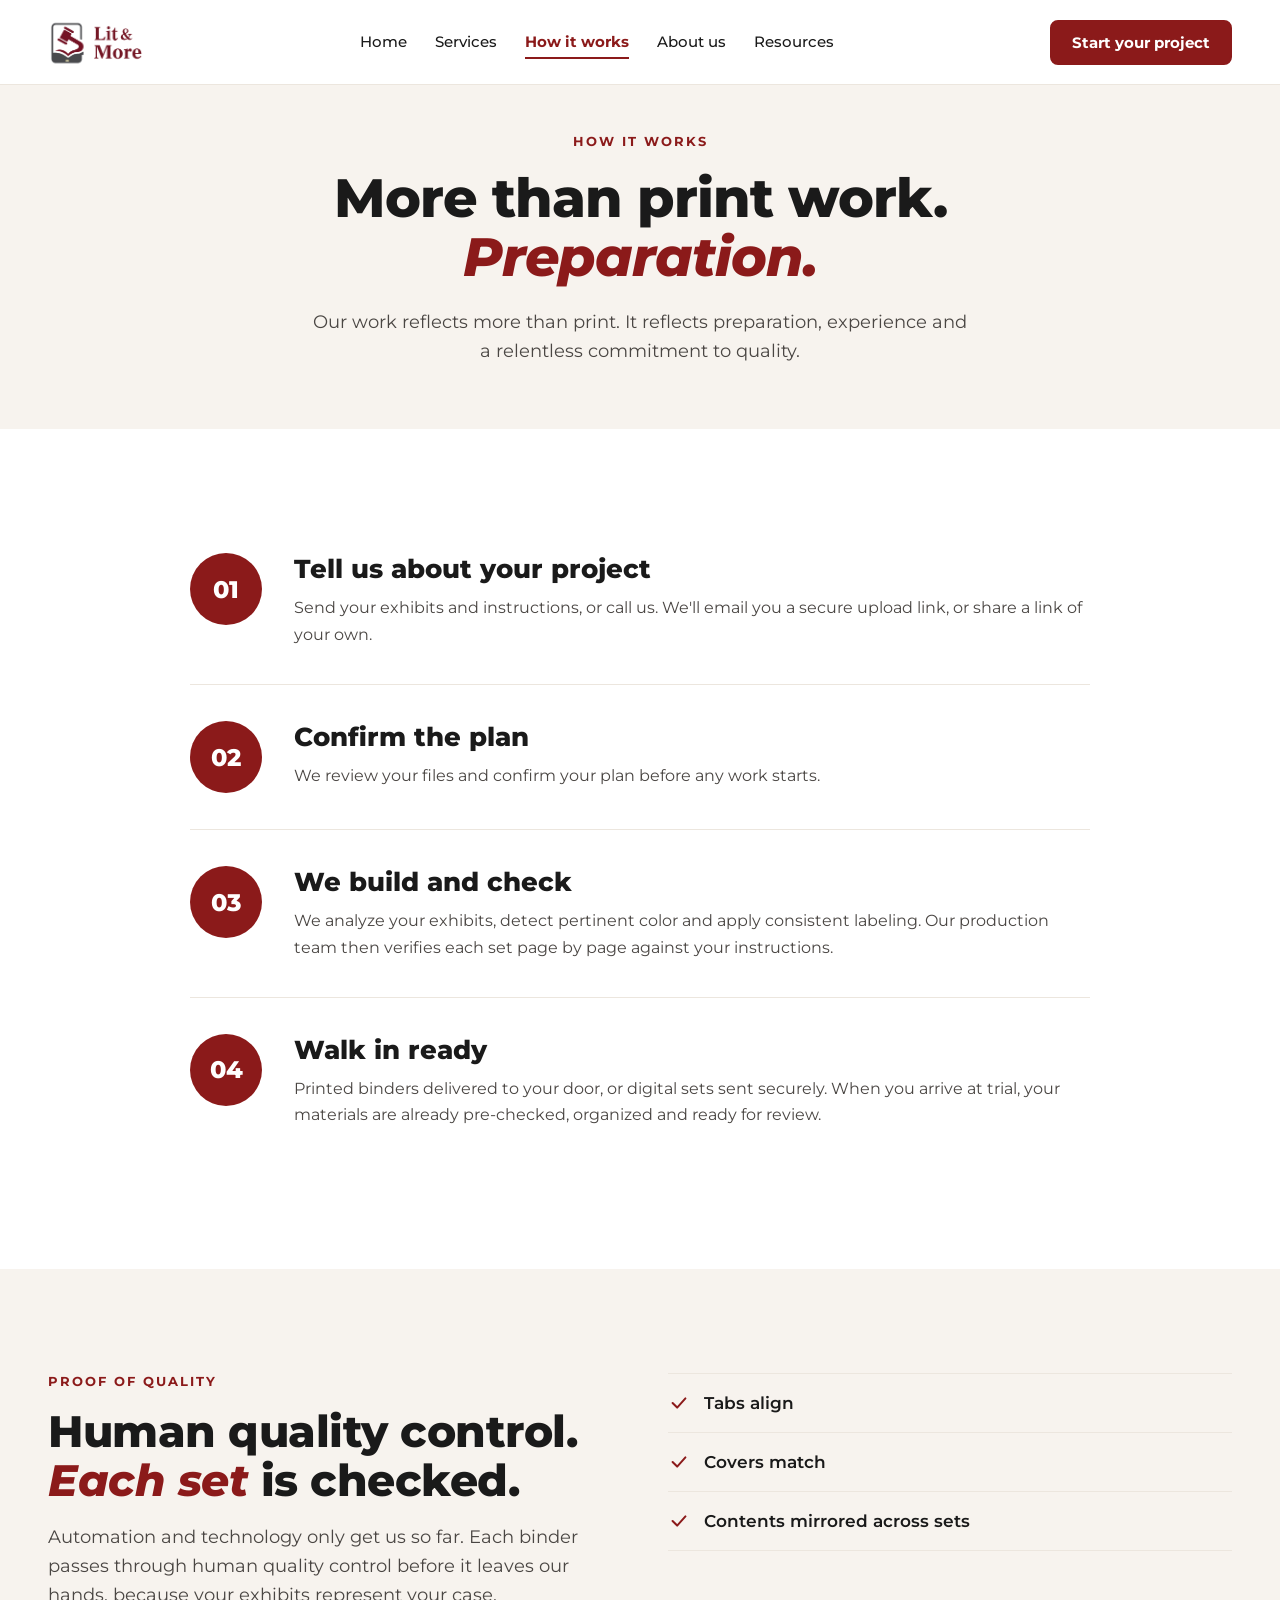
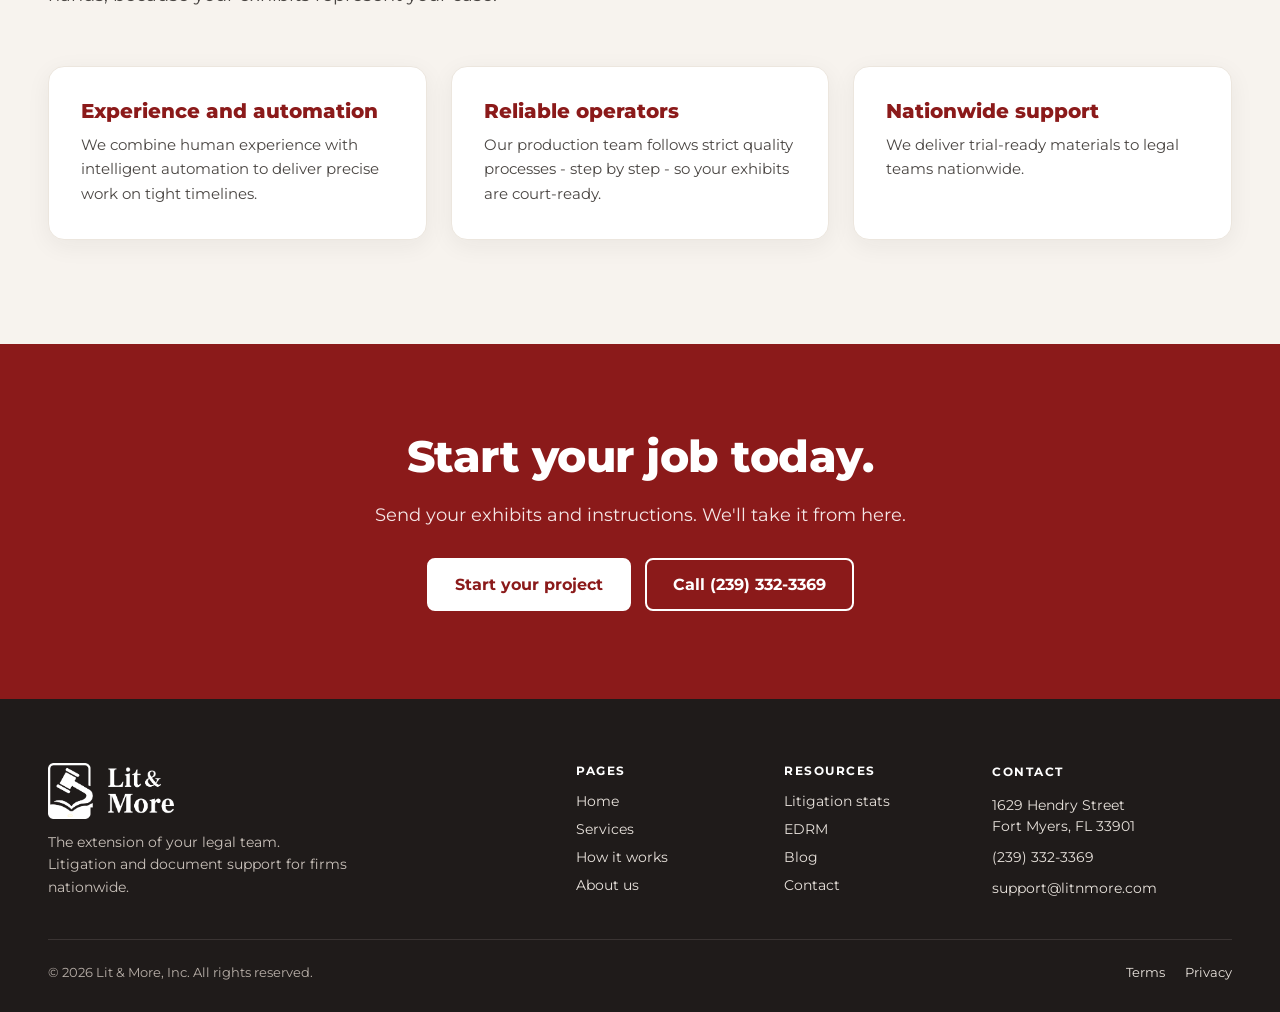
<file: how-it-works.html>
<!doctype html>
<html lang="en">
<head>
<meta charset="utf-8">
<meta name="viewport" content="width=device-width, initial-scale=1">
<title>How It Works | Lit &amp; More</title>
<meta name="description" content="Hand it off in four steps: tell us about your project, confirm the plan, we build and check, you walk in ready.">
<link rel="preconnect" href="https://fonts.googleapis.com">
<link rel="preconnect" href="https://fonts.gstatic.com" crossorigin>
<link rel="stylesheet" href="https://fonts.googleapis.com/css2?family=Montserrat:ital,wght@0,400;0,500;0,600;0,700;0,800;1,700;1,800&amp;display=swap">
<link rel="icon" type="image/png" sizes="32x32" href="images/favicon-32.png">
<link rel="apple-touch-icon" href="images/apple-touch-icon.png">
<link rel="stylesheet" href="css/styles.css">
</head>
<body>
<div class="page">

  <header class="hdr pad">
    <div class="wrap hdr-in">
      <a href="index.html" class="logo"><img src="images/logo-header.gif" alt="Lit &amp; More" width="400" height="250"></a>
      <nav class="nav" id="site-nav" aria-label="Main">
        <a href="index.html">Home</a>
        <a href="services.html">Services</a>
        <a href="how-it-works.html" class="on" aria-current="page">How it works</a>
        <a href="about.html">About us</a>
        <a href="resources.html">Resources</a>
      </nav>
      <a href="contact.html" class="btn btn-sm hdr-cta">Start your project</a>
      <button class="menu" type="button" aria-label="Open menu" aria-expanded="false" aria-controls="site-nav"><svg aria-hidden="true" width="22" height="22" viewBox="0 0 24 24" fill="none" stroke="#1A1A1A" stroke-width="2" stroke-linecap="round"><path d="M4 7h16M4 12h16M4 17h16"></path></svg></button>
    </div>
  </header>

  <!-- PAGE HEADER -->
  <section class="pad" style="background: #F7F3EE; padding-top: 48px; padding-bottom: 64px; text-align: center;">
    <div style="max-width: 820px; margin: 0 auto; display: flex; flex-direction: column; gap: 20px; align-items: center;">
      <p class="eyebrow">HOW IT WORKS</p>
      <h1 class="h1" style="margin: 0; font-size: 54px; line-height: 1.1; font-weight: 800; letter-spacing: -1px;">More than print work. <em style="color: #8B1A1A;">Preparation.</em></h1>
      <p class="lead" style="max-width: 660px;">Our work reflects more than print. It reflects preparation, experience and a relentless commitment to quality.</p>
    </div>
  </section>

  <!-- STEPS -->
  <section class="pad" style="padding-top: 88px; padding-bottom: 104px;">
    <div style="max-width: 900px; margin: 0 auto; display: flex; flex-direction: column;">
      <div class="step">
        <div class="num">01</div>
        <div style="display: flex; flex-direction: column; gap: 10px; min-width: 0;">
          <h2 style="margin: 0; font-size: 26px; font-weight: 800;">Tell us about your project</h2>
          <p class="body" style="font-size: 16px;">Send your exhibits and instructions, or call us. We'll email you a secure upload link, or share a link of your own.</p>
        </div>
      </div>
      <div class="step">
        <div class="num">02</div>
        <div style="display: flex; flex-direction: column; gap: 10px; min-width: 0;">
          <h2 style="margin: 0; font-size: 26px; font-weight: 800;">Confirm the plan</h2>
          <p class="body" style="font-size: 16px;">We review your files and confirm your plan before any work starts.</p>
        </div>
      </div>
      <div class="step">
        <div class="num">03</div>
        <div style="display: flex; flex-direction: column; gap: 10px; min-width: 0;">
          <h2 style="margin: 0; font-size: 26px; font-weight: 800;">We build and check</h2>
          <p class="body" style="font-size: 16px;">We analyze your exhibits, detect pertinent color and apply consistent labeling. Our production team then verifies each set page by page against your instructions.</p>
        </div>
      </div>
      <div class="step" style="border-bottom: 0;">
        <div class="num">04</div>
        <div style="display: flex; flex-direction: column; gap: 10px; min-width: 0;">
          <h2 style="margin: 0; font-size: 26px; font-weight: 800;">Walk in ready</h2>
          <p class="body" style="font-size: 16px;">Printed binders delivered to your door, or digital sets sent securely. When you arrive at trial, your materials are already pre-checked, organized and ready for review.</p>
        </div>
      </div>
    </div>
  </section>

  <!-- QUALITY -->
  <section class="pad" style="background: #F7F3EE; padding-top: 104px; padding-bottom: 104px;">
    <div class="wrap" style="display: flex; flex-direction: column; gap: 56px;">
      <div style="display: flex; flex-wrap: wrap; gap: 56px; align-items: flex-start;">
        <div style="flex: 1 1 400px; min-width: 0; display: flex; flex-direction: column; gap: 18px;">
          <p class="eyebrow">PROOF OF QUALITY</p>
          <h2 class="h2">Human quality control. <em style="color: #8B1A1A;">Each set</em> is checked.</h2>
          <p class="lead">Automation and technology only get us so far. Each binder passes through human quality control before it leaves our hands, because your exhibits represent your case.</p>
        </div>
        <div style="flex: 1 1 400px; min-width: 0; border-top: 1px solid #ECE6DE;">
          <p class="check"><svg aria-hidden="true" width="22" height="22" viewBox="0 0 24 24" fill="none" stroke="#8B1A1A" stroke-width="2.2" stroke-linecap="round" stroke-linejoin="round" style="flex: none;"><path d="M5 12l5 5 9-10"></path></svg>Tabs align</p>
          <p class="check"><svg aria-hidden="true" width="22" height="22" viewBox="0 0 24 24" fill="none" stroke="#8B1A1A" stroke-width="2.2" stroke-linecap="round" stroke-linejoin="round" style="flex: none;"><path d="M5 12l5 5 9-10"></path></svg>Covers match</p>
          <p class="check"><svg aria-hidden="true" width="22" height="22" viewBox="0 0 24 24" fill="none" stroke="#8B1A1A" stroke-width="2.2" stroke-linecap="round" stroke-linejoin="round" style="flex: none;"><path d="M5 12l5 5 9-10"></path></svg>Contents mirrored across sets</p>
        </div>
      </div>
      <div style="display: grid; grid-template-columns: repeat(auto-fit, minmax(280px, 1fr)); gap: 24px;">
        <div class="card" style="padding: 32px; display: flex; flex-direction: column; gap: 10px;">
          <h3 style="margin: 0; font-size: 20px; font-weight: 800; color: #8B1A1A;">Experience and automation</h3>
          <p class="body">We combine human experience with intelligent automation to deliver precise work on tight timelines.</p>
        </div>
        <div class="card" style="padding: 32px; display: flex; flex-direction: column; gap: 10px;">
          <h3 style="margin: 0; font-size: 20px; font-weight: 800; color: #8B1A1A;">Reliable operators</h3>
          <p class="body">Our production team follows strict quality processes - step by step - so your exhibits are court-ready.</p>
        </div>
        <div class="card" style="padding: 32px; display: flex; flex-direction: column; gap: 10px;">
          <h3 style="margin: 0; font-size: 20px; font-weight: 800; color: #8B1A1A;">Nationwide support</h3>
          <p class="body">We deliver trial-ready materials to legal teams nationwide.</p>
        </div>
      </div>
    </div>
  </section>

  <!-- CTA -->
  <section class="pad" style="background: #8B1A1A; color: #FFFFFF; padding-top: 88px; padding-bottom: 88px; text-align: center;">
    <div style="max-width: 760px; margin: 0 auto; display: flex; flex-direction: column; gap: 20px; align-items: center;">
      <h2 class="h2">Start your job today.</h2>
      <p style="margin: 0; font-size: 18px; line-height: 1.6; color: #F5E6E6;">Send your exhibits and instructions. We'll take it from here.</p>
      <div style="display: flex; flex-wrap: wrap; justify-content: center; gap: 14px; padding-top: 8px;">
        <a href="contact.html" class="btn btn-white">Start your project</a>
        <a href="tel:2393323369" class="btn btn-ghost">Call (239) 332-3369</a>
      </div>
    </div>
  </section>

  <footer class="ftr pad">
    <div class="wrap" style="display: flex; flex-direction: column; gap: 40px;">
      <div style="display: flex; flex-wrap: wrap; gap: 48px; justify-content: space-between;">
        <div style="flex: 1 1 260px; display: flex; flex-direction: column; gap: 12px;">
          <a href="index.html" class="ftr-logo"><img src="images/logo-footer.png" alt="Lit &amp; More" width="1561" height="693"></a>
          <p style="margin: 0; font-size: 14px; line-height: 1.6; color: #C9C1BA; max-width: 300px;">The extension of your legal team. Litigation and document support for firms nationwide.</p>
        </div>
        <div style="flex: 0 1 160px; display: flex; flex-direction: column; gap: 10px; font-size: 14px;">
          <p class="ftr-h">PAGES</p>
          <a href="index.html">Home</a><a href="services.html">Services</a><a href="how-it-works.html">How it works</a><a href="about.html">About us</a>
        </div>
        <div style="flex: 0 1 160px; display: flex; flex-direction: column; gap: 10px; font-size: 14px;">
          <p class="ftr-h">RESOURCES</p>
          <a href="resources.html">Litigation stats</a><a href="resources.html">EDRM</a><a href="https://litnmore.com/blog/">Blog</a><a href="contact.html">Contact</a>
        </div>
        <div style="flex: 0 1 240px; display: flex; flex-direction: column; gap: 10px; font-size: 14px; line-height: 1.5;">
          <p class="ftr-h">CONTACT</p>
          <p style="margin: 0;">1629 Hendry Street<br>Fort Myers, FL 33901</p>
          <a href="tel:2393323369">(239) 332-3369</a>
          <a href="mailto:support@litnmore.com">support@litnmore.com</a>
        </div>
      </div>
      <div style="border-top: 1px solid #3A3433; padding-top: 24px; display: flex; flex-wrap: wrap; justify-content: space-between; gap: 12px; font-size: 13px; color: #B8AFA8;">
        <p style="margin: 0;">© 2026 Lit &amp; More, Inc. All rights reserved.</p>
        <div style="display: flex; gap: 20px;"><a href="#terms">Terms</a><a href="#privacy">Privacy</a></div>
      </div>
    </div>
  </footer>

</div>
<script src="js/main.js"></script>
</body>
</html>
</file>
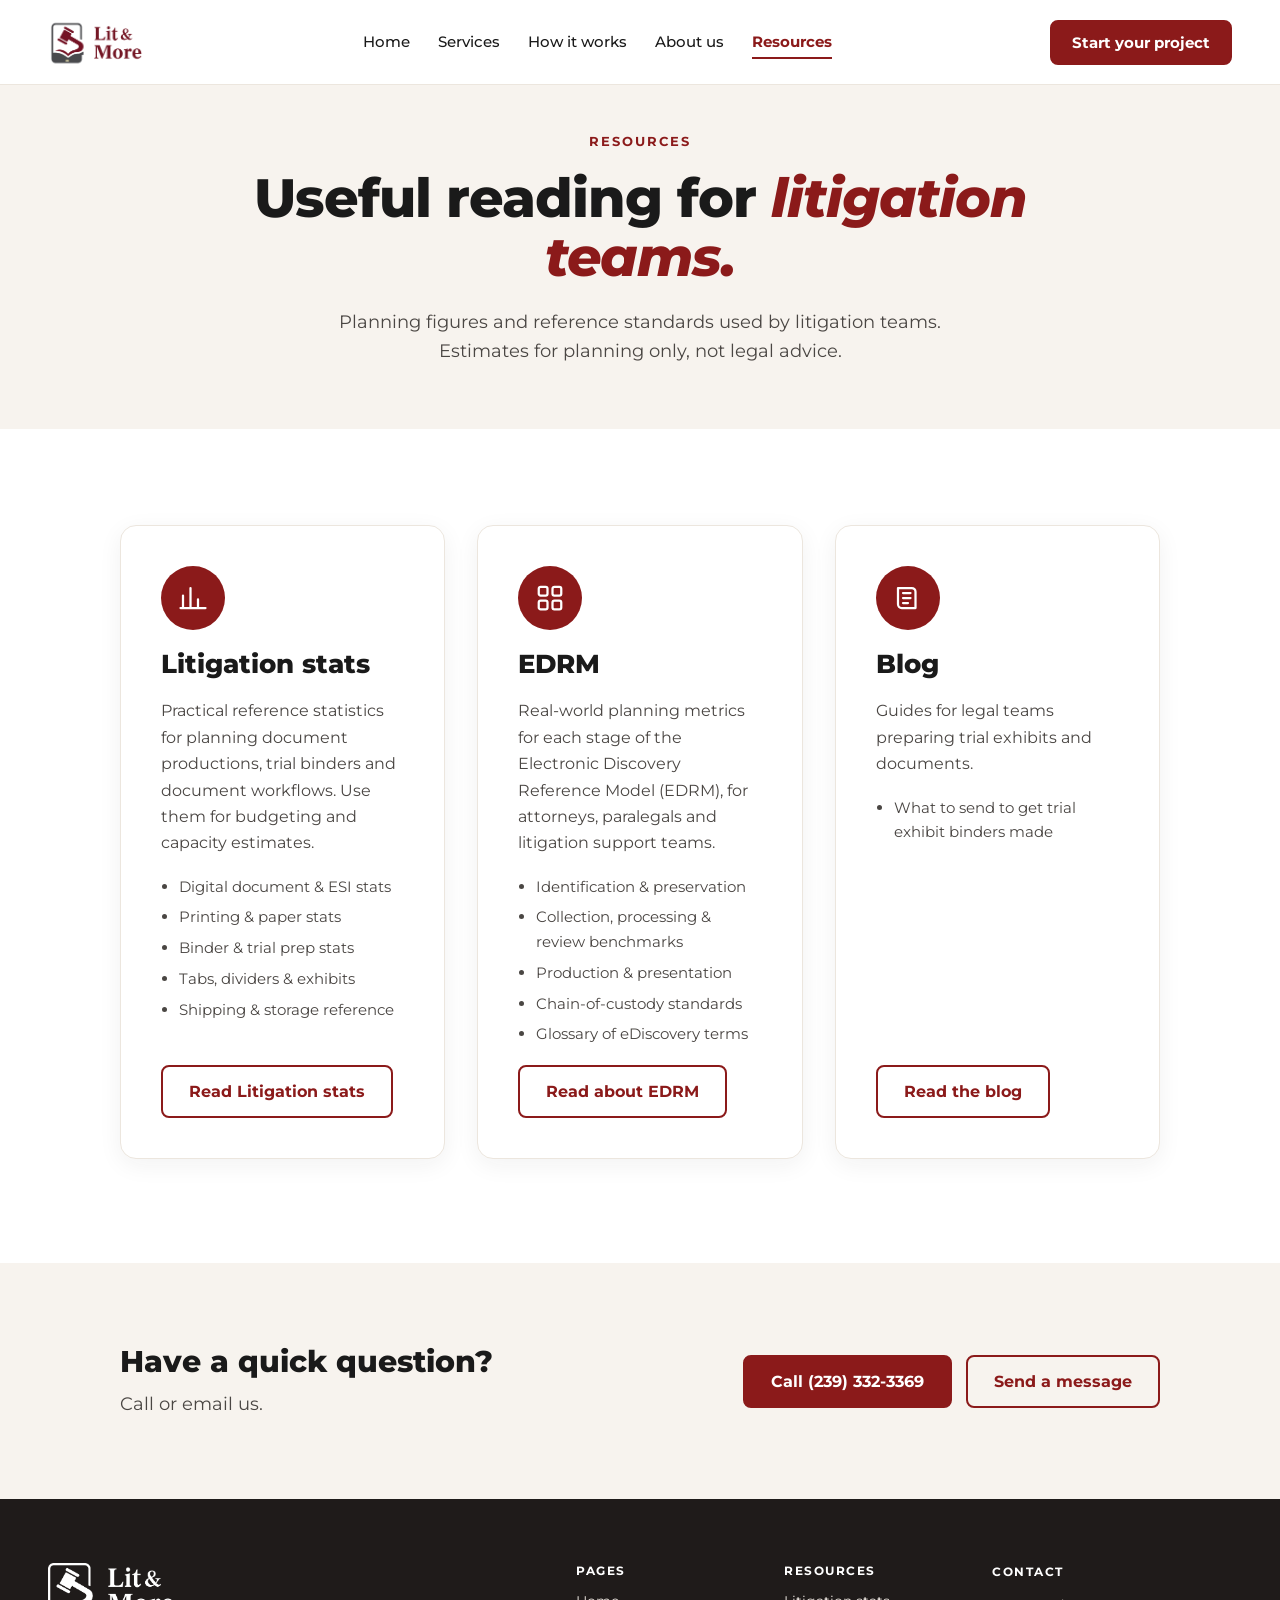
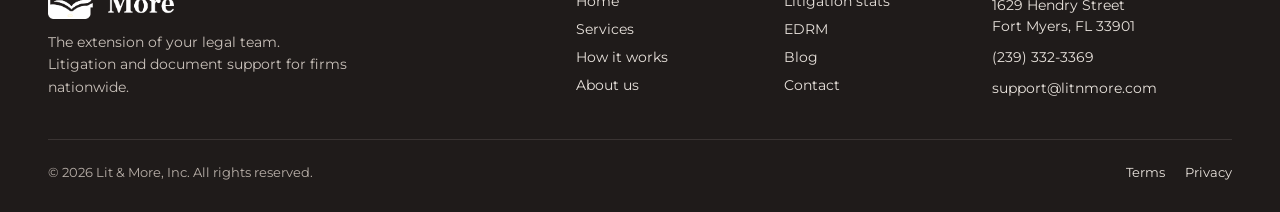
<file: resources.html>
<!doctype html>
<html lang="en">
<head>
<meta charset="utf-8">
<meta name="viewport" content="width=device-width, initial-scale=1">
<title>Resources | Lit &amp; More</title>
<meta name="description" content="Litigation Stats and EDRM resources for litigation teams.">
<link rel="preconnect" href="https://fonts.googleapis.com">
<link rel="preconnect" href="https://fonts.gstatic.com" crossorigin>
<link rel="stylesheet" href="https://fonts.googleapis.com/css2?family=Montserrat:ital,wght@0,400;0,500;0,600;0,700;0,800;1,700;1,800&amp;display=swap">
<link rel="icon" type="image/png" sizes="32x32" href="images/favicon-32.png">
<link rel="apple-touch-icon" href="images/apple-touch-icon.png">
<link rel="stylesheet" href="css/styles.css">
</head>
<body>
<div class="page">

  <header class="hdr pad">
    <div class="wrap hdr-in">
      <a href="index.html" class="logo"><img src="images/logo-header.gif" alt="Lit &amp; More" width="400" height="250"></a>
      <nav class="nav" id="site-nav" aria-label="Main">
        <a href="index.html">Home</a>
        <a href="services.html">Services</a>
        <a href="how-it-works.html">How it works</a>
        <a href="about.html">About us</a>
        <a href="resources.html" class="on" aria-current="page">Resources</a>
      </nav>
      <a href="contact.html" class="btn btn-sm hdr-cta">Start your project</a>
      <button class="menu" type="button" aria-label="Open menu" aria-expanded="false" aria-controls="site-nav"><svg aria-hidden="true" width="22" height="22" viewBox="0 0 24 24" fill="none" stroke="#1A1A1A" stroke-width="2" stroke-linecap="round"><path d="M4 7h16M4 12h16M4 17h16"></path></svg></button>
    </div>
  </header>

  <!-- PAGE HEADER -->
  <section class="pad" style="background: #F7F3EE; padding-top: 48px; padding-bottom: 64px; text-align: center;">
    <div style="max-width: 820px; margin: 0 auto; display: flex; flex-direction: column; gap: 20px; align-items: center;">
      <p class="eyebrow">RESOURCES</p>
      <h1 class="h1" style="margin: 0; font-size: 54px; line-height: 1.1; font-weight: 800; letter-spacing: -1px;">Useful reading for <em style="color: #8B1A1A;">litigation teams.</em></h1>
      <p class="lead" style="max-width: 620px;">Planning figures and reference standards used by litigation teams. Estimates for planning only, not legal advice.</p>
    </div>
  </section>

  <!-- RESOURCE CARDS -->
  <section class="pad" style="padding-top: 96px; padding-bottom: 104px;">
    <div style="max-width: 1040px; margin: 0 auto; display: grid; grid-template-columns: repeat(auto-fit, minmax(320px, 1fr)); gap: 32px;">
      <div class="card" style="padding: 40px; display: flex; flex-direction: column; gap: 18px;">
        <div class="icon" aria-hidden="true"><svg width="30" height="30" viewBox="0 0 24 24" fill="none" stroke="#FFFFFF" stroke-width="1.8" stroke-linecap="round" stroke-linejoin="round"><path d="M4 20V10M10 20V4M16 20v-7M22 20H2"></path></svg></div>
        <h2 style="margin: 0; font-size: 26px; font-weight: 800;">Litigation stats</h2>
        <p class="body" style="font-size: 16px;">Practical reference statistics for planning document productions, trial binders and document workflows. Use them for budgeting and capacity estimates.</p>
        <ul class="body" style="margin: 0; padding-left: 18px; display: flex; flex-direction: column; gap: 6px; flex-grow: 1;"><li>Digital document &amp; ESI stats</li><li>Printing &amp; paper stats</li><li>Binder &amp; trial prep stats</li><li>Tabs, dividers &amp; exhibits</li><li>Shipping &amp; storage reference</li></ul>
        <a href="https://litnmore.com/litigation-stats" class="btn btn-o" style="align-self: flex-start;">Read Litigation stats</a>
      </div>
      <div class="card" style="padding: 40px; display: flex; flex-direction: column; gap: 18px;">
        <div class="icon" aria-hidden="true"><svg width="30" height="30" viewBox="0 0 24 24" fill="none" stroke="#FFFFFF" stroke-width="1.8" stroke-linecap="round" stroke-linejoin="round"><rect x="3" y="3" width="7" height="7" rx="1.5"></rect><rect x="14" y="3" width="7" height="7" rx="1.5"></rect><rect x="3" y="14" width="7" height="7" rx="1.5"></rect><rect x="14" y="14" width="7" height="7" rx="1.5"></rect></svg></div>
        <h2 style="margin: 0; font-size: 26px; font-weight: 800;">EDRM</h2>
        <p class="body" style="font-size: 16px;">Real-world planning metrics for each stage of the Electronic Discovery Reference Model (EDRM), for attorneys, paralegals and litigation support teams.</p>
        <ul class="body" style="margin: 0; padding-left: 18px; display: flex; flex-direction: column; gap: 6px; flex-grow: 1;"><li>Identification &amp; preservation</li><li>Collection, processing &amp; review benchmarks</li><li>Production &amp; presentation</li><li>Chain-of-custody standards</li><li>Glossary of eDiscovery terms</li></ul>
        <a href="https://litnmore.com/edrm" class="btn btn-o" style="align-self: flex-start;">Read about EDRM</a>
      </div>
      <div class="card" style="padding: 40px; display: flex; flex-direction: column; gap: 18px;">
        <div class="icon" aria-hidden="true"><svg width="30" height="30" viewBox="0 0 24 24" fill="none" stroke="#FFFFFF" stroke-width="1.8" stroke-linecap="round" stroke-linejoin="round"><path d="M4 4h11a3 3 0 0 1 3 3v13H7a3 3 0 0 1-3-3V4z"></path><path d="M8 8h6M8 12h6M8 16h4"></path></svg></div>
        <h2 style="margin: 0; font-size: 26px; font-weight: 800;">Blog</h2>
        <p class="body" style="font-size: 16px;">Guides for legal teams preparing trial exhibits and documents.</p>
        <ul class="body" style="margin: 0; padding-left: 18px; display: flex; flex-direction: column; gap: 6px; flex-grow: 1;"><li>What to send to get trial exhibit binders made</li></ul>
        <a href="https://litnmore.com/blog/" class="btn btn-o" style="align-self: flex-start;">Read the blog</a>
      </div>
    </div>
  </section>

  <!-- QUESTION BAND -->
  <section class="pad" style="background: #F7F3EE; padding-top: 80px; padding-bottom: 80px;">
    <div style="max-width: 1040px; margin: 0 auto; display: flex; flex-wrap: wrap; align-items: center; justify-content: space-between; gap: 24px;">
      <div style="display: flex; flex-direction: column; gap: 10px;">
        <h2 style="margin: 0; font-size: 30px; font-weight: 800;">Have a quick question?</h2>
        <p class="lead">Call or email us.</p>
      </div>
      <div style="display: flex; flex-wrap: wrap; gap: 14px;">
        <a href="tel:2393323369" class="btn">Call (239) 332-3369</a>
        <a href="contact.html" class="btn btn-o">Send a message</a>
      </div>
    </div>
  </section>

  <footer class="ftr pad">
    <div class="wrap" style="display: flex; flex-direction: column; gap: 40px;">
      <div style="display: flex; flex-wrap: wrap; gap: 48px; justify-content: space-between;">
        <div style="flex: 1 1 260px; display: flex; flex-direction: column; gap: 12px;">
          <a href="index.html" class="ftr-logo"><img src="images/logo-footer.png" alt="Lit &amp; More" width="1561" height="693"></a>
          <p style="margin: 0; font-size: 14px; line-height: 1.6; color: #C9C1BA; max-width: 300px;">The extension of your legal team. Litigation and document support for firms nationwide.</p>
        </div>
        <div style="flex: 0 1 160px; display: flex; flex-direction: column; gap: 10px; font-size: 14px;">
          <p class="ftr-h">PAGES</p>
          <a href="index.html">Home</a><a href="services.html">Services</a><a href="how-it-works.html">How it works</a><a href="about.html">About us</a>
        </div>
        <div style="flex: 0 1 160px; display: flex; flex-direction: column; gap: 10px; font-size: 14px;">
          <p class="ftr-h">RESOURCES</p>
          <a href="resources.html">Litigation stats</a><a href="resources.html">EDRM</a><a href="https://litnmore.com/blog/">Blog</a><a href="contact.html">Contact</a>
        </div>
        <div style="flex: 0 1 240px; display: flex; flex-direction: column; gap: 10px; font-size: 14px; line-height: 1.5;">
          <p class="ftr-h">CONTACT</p>
          <p style="margin: 0;">1629 Hendry Street<br>Fort Myers, FL 33901</p>
          <a href="tel:2393323369">(239) 332-3369</a>
          <a href="mailto:support@litnmore.com">support@litnmore.com</a>
        </div>
      </div>
      <div style="border-top: 1px solid #3A3433; padding-top: 24px; display: flex; flex-wrap: wrap; justify-content: space-between; gap: 12px; font-size: 13px; color: #B8AFA8;">
        <p style="margin: 0;">© 2026 Lit &amp; More, Inc. All rights reserved.</p>
        <div style="display: flex; gap: 20px;"><a href="#terms">Terms</a><a href="#privacy">Privacy</a></div>
      </div>
    </div>
  </footer>

</div>
<script src="js/main.js"></script>
</body>
</html>
</file>
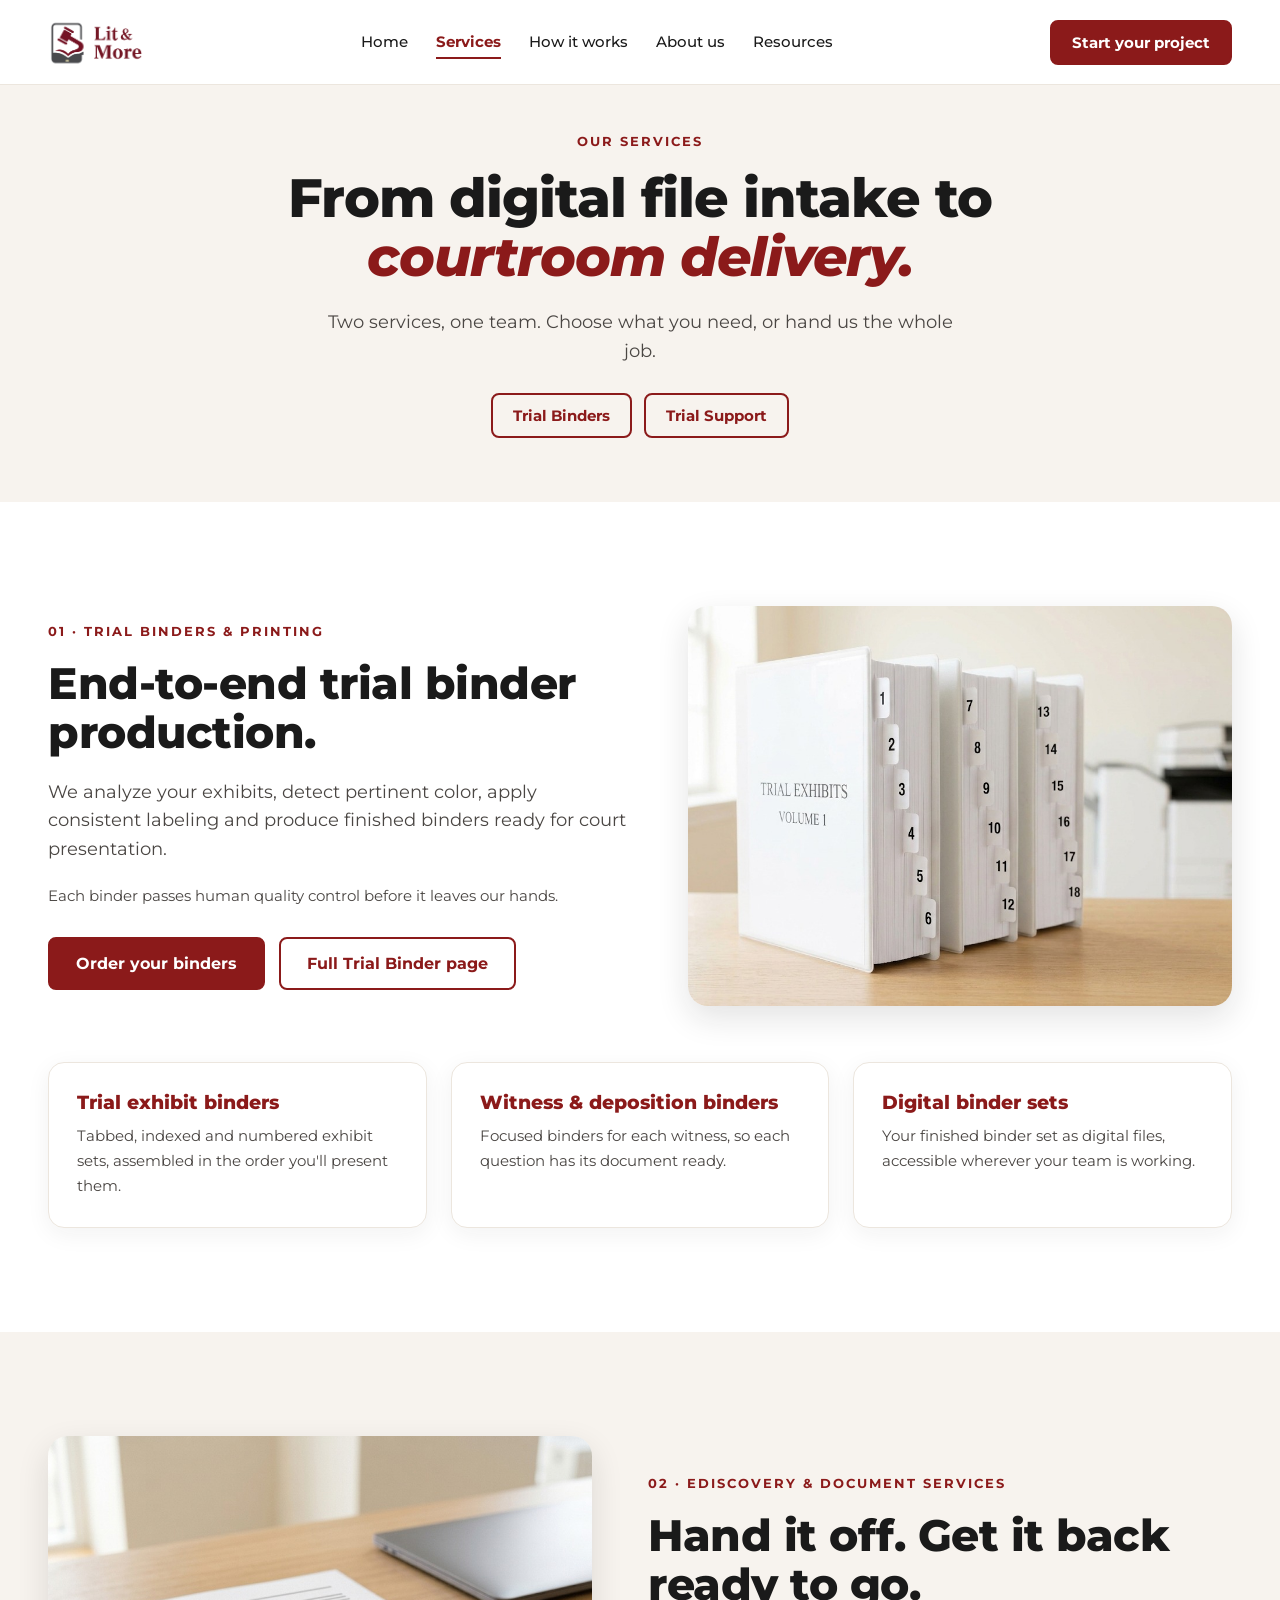
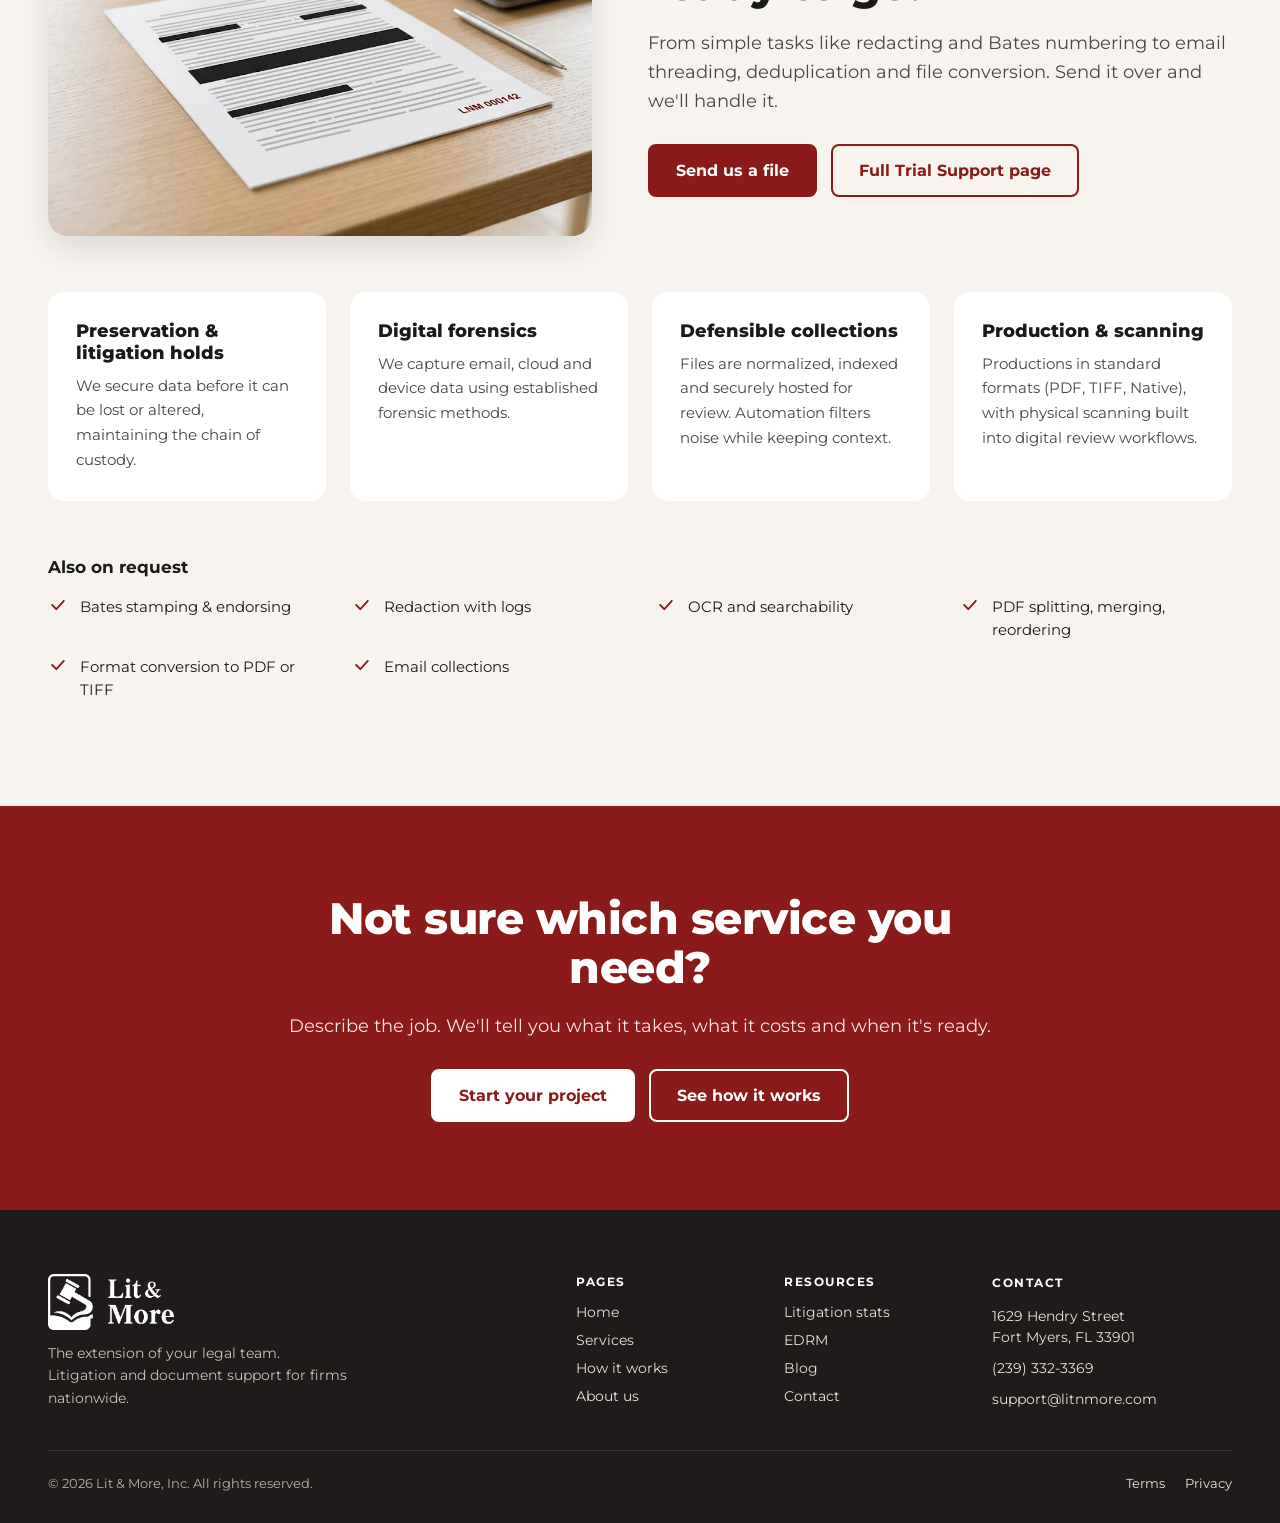
<file: services.html>
<!doctype html>
<html lang="en">
<head>
<meta charset="utf-8">
<meta name="viewport" content="width=device-width, initial-scale=1">
<title>Services | Lit &amp; More</title>
<meta name="description" content="Trial binder production and eDiscovery and document services for litigation teams nationwide.">
<link rel="preconnect" href="https://fonts.googleapis.com">
<link rel="preconnect" href="https://fonts.gstatic.com" crossorigin>
<link rel="stylesheet" href="https://fonts.googleapis.com/css2?family=Montserrat:ital,wght@0,400;0,500;0,600;0,700;0,800;1,700;1,800&amp;display=swap">
<link rel="icon" type="image/png" sizes="32x32" href="images/favicon-32.png">
<link rel="apple-touch-icon" href="images/apple-touch-icon.png">
<link rel="stylesheet" href="css/styles.css">
</head>
<body>
<div class="page">

  <header class="hdr pad">
    <div class="wrap hdr-in">
      <a href="index.html" class="logo"><img src="images/logo-header.gif" alt="Lit &amp; More" width="400" height="250"></a>
      <nav class="nav" id="site-nav" aria-label="Main">
        <a href="index.html">Home</a>
        <a href="services.html" class="on" aria-current="page">Services</a>
        <a href="how-it-works.html">How it works</a>
        <a href="about.html">About us</a>
        <a href="resources.html">Resources</a>
      </nav>
      <a href="contact.html" class="btn btn-sm hdr-cta">Start your project</a>
      <button class="menu" type="button" aria-label="Open menu" aria-expanded="false" aria-controls="site-nav"><svg aria-hidden="true" width="22" height="22" viewBox="0 0 24 24" fill="none" stroke="#1A1A1A" stroke-width="2" stroke-linecap="round"><path d="M4 7h16M4 12h16M4 17h16"></path></svg></button>
    </div>
  </header>

  <!-- PAGE HEADER -->
  <section class="pad" style="background: #F7F3EE; padding-top: 48px; padding-bottom: 64px; text-align: center;">
    <div style="max-width: 820px; margin: 0 auto; display: flex; flex-direction: column; gap: 20px; align-items: center;">
      <p class="eyebrow">OUR SERVICES</p>
      <h1 class="h1" style="margin: 0; font-size: 54px; line-height: 1.1; font-weight: 800; letter-spacing: -1px;">From digital file intake to <em style="color: #8B1A1A;">courtroom delivery.</em></h1>
      <p class="lead" style="max-width: 640px;">Two services, one team. Choose what you need, or hand us the whole job.</p>
      <div style="display: flex; flex-wrap: wrap; justify-content: center; gap: 12px; padding-top: 8px;">
        <a href="#binders" class="btn btn-o btn-sm">Trial Binders</a>
        <a href="#ediscovery" class="btn btn-o btn-sm">Trial Support</a>
      </div>
    </div>
  </section>

  <!-- TRIAL BINDERS -->
  <section id="binders" class="pad" style="padding-top: 104px; padding-bottom: 104px;">
    <div class="wrap" style="display: flex; flex-direction: column; gap: 56px;">
      <div style="display: flex; flex-wrap: wrap; gap: 56px; align-items: center;">
        <div style="flex: 1 1 460px; min-width: 0; display: flex; flex-direction: column; gap: 20px;">
          <p class="eyebrow">01 · TRIAL BINDERS &amp; PRINTING</p>
          <h2 class="h2">End-to-end trial binder production.</h2>
          <p class="lead">We analyze your exhibits, detect pertinent color, apply consistent labeling and produce finished binders ready for court presentation.</p>
          <p class="body">Each binder passes human quality control before it leaves our hands.</p>
          <div style="display: flex; flex-wrap: wrap; gap: 14px; padding-top: 8px;">
            <a href="contact.html" class="btn">Order your binders</a>
            <a href="https://litnmore.com/trial-binder/" class="btn btn-o">Full Trial Binder page</a>
          </div>
        </div>
        <div style="flex: 1 1 420px; min-width: 0;">
          <img src="images/trial-binders.jpg" alt="Three numbered trial exhibit binders labeled Trial Exhibits Volume 1, with burgundy, cream and gray tabs" width="1024" height="687" loading="lazy" style="display: block; width: 100%; height: 400px; object-fit: cover; border-radius: 20px; object-position: 0% 30%; box-shadow: 0 12px 32px rgba(26,26,26,0.12);">
        </div>
      </div>
      <div style="display: grid; grid-template-columns: repeat(auto-fit, minmax(260px, 1fr)); gap: 24px;">
        <div class="card" style="padding: 28px; display: flex; flex-direction: column; gap: 10px;">
          <h3 style="margin: 0; font-size: 19px; font-weight: 800; color: #8B1A1A;">Trial exhibit binders</h3>
          <p class="body">Tabbed, indexed and numbered exhibit sets, assembled in the order you'll present them.</p>
        </div>
        <div class="card" style="padding: 28px; display: flex; flex-direction: column; gap: 10px;">
          <h3 style="margin: 0; font-size: 19px; font-weight: 800; color: #8B1A1A;">Witness &amp; deposition binders</h3>
          <p class="body">Focused binders for each witness, so each question has its document ready.</p>
        </div>
        <div class="card" style="padding: 28px; display: flex; flex-direction: column; gap: 10px;">
          <h3 style="margin: 0; font-size: 19px; font-weight: 800; color: #8B1A1A;">Digital binder sets</h3>
          <p class="body">Your finished binder set as digital files, accessible wherever your team is working.</p>
        </div>
      </div>
    </div>
  </section>

  <!-- EDISCOVERY -->
  <section id="ediscovery" class="pad" style="background: #F7F3EE; padding-top: 104px; padding-bottom: 104px;">
    <div class="wrap" style="display: flex; flex-direction: column; gap: 56px;">
      <div style="display: flex; flex-wrap: wrap-reverse; gap: 56px; align-items: center;">
        <div style="flex: 1 1 420px; min-width: 0;">
          <img src="images/ediscovery-redacted-page.jpg" alt="A redacted legal document with black redaction bars and Bates number LNM 000142 on a desk beside a laptop" width="1024" height="687" loading="lazy" style="display: block; width: 100%; height: 400px; object-fit: cover; border-radius: 20px; object-position: 45% 50%; box-shadow: 0 12px 32px rgba(26,26,26,0.12);">
        </div>
        <div style="flex: 1 1 460px; min-width: 0; display: flex; flex-direction: column; gap: 20px;">
          <p class="eyebrow">02 · EDISCOVERY &amp; DOCUMENT SERVICES</p>
          <h2 class="h2">Hand it off. Get it back ready to go.</h2>
          <p class="lead">From simple tasks like redacting and Bates numbering to email threading, deduplication and file conversion. Send it over and we'll handle it.</p>
          <div style="display: flex; flex-wrap: wrap; gap: 14px; padding-top: 8px;">
            <a href="contact.html" class="btn">Send us a file</a>
            <a href="https://litnmore.com/trial-support/" class="btn btn-o">Full Trial Support page</a>
          </div>
        </div>
      </div>
      <div style="display: grid; grid-template-columns: repeat(auto-fit, minmax(260px, 1fr)); gap: 24px;">
        <div style="background: #FFFFFF; border-radius: 16px; padding: 28px; display: flex; flex-direction: column; gap: 10px;">
          <h3 style="margin: 0; font-size: 18px; font-weight: 800;">Preservation &amp; litigation holds</h3>
          <p class="body">We secure data before it can be lost or altered, maintaining the chain of custody.</p>
        </div>
        <div style="background: #FFFFFF; border-radius: 16px; padding: 28px; display: flex; flex-direction: column; gap: 10px;">
          <h3 style="margin: 0; font-size: 18px; font-weight: 800;">Digital forensics</h3>
          <p class="body">We capture email, cloud and device data using established forensic methods.</p>
        </div>
        <div style="background: #FFFFFF; border-radius: 16px; padding: 28px; display: flex; flex-direction: column; gap: 10px;">
          <h3 style="margin: 0; font-size: 18px; font-weight: 800;">Defensible collections</h3>
          <p class="body">Files are normalized, indexed and securely hosted for review. Automation filters noise while keeping context.</p>
        </div>
        <div style="background: #FFFFFF; border-radius: 16px; padding: 28px; display: flex; flex-direction: column; gap: 10px;">
          <h3 style="margin: 0; font-size: 18px; font-weight: 800;">Production &amp; scanning</h3>
          <p class="body">Productions in standard formats (PDF, TIFF, Native), with physical scanning built into digital review workflows.</p>
        </div>
      </div>
      <div style="display: flex; flex-direction: column; gap: 18px;">
        <p style="margin: 0; font-weight: 700; font-size: 17px;">Also on request</p>
        <div style="display: grid; grid-template-columns: repeat(auto-fit, minmax(220px, 1fr)); gap: 14px 32px;">
          <p class="tick" style="margin: 0;"><svg aria-hidden="true" width="20" height="20" viewBox="0 0 24 24" fill="none" stroke="#8B1A1A" stroke-width="2.2" stroke-linecap="round" stroke-linejoin="round" style="flex: none;"><path d="M5 12l5 5 9-10"></path></svg>Bates stamping &amp; endorsing</p>
          <p class="tick" style="margin: 0;"><svg aria-hidden="true" width="20" height="20" viewBox="0 0 24 24" fill="none" stroke="#8B1A1A" stroke-width="2.2" stroke-linecap="round" stroke-linejoin="round" style="flex: none;"><path d="M5 12l5 5 9-10"></path></svg>Redaction with logs</p>
          <p class="tick" style="margin: 0;"><svg aria-hidden="true" width="20" height="20" viewBox="0 0 24 24" fill="none" stroke="#8B1A1A" stroke-width="2.2" stroke-linecap="round" stroke-linejoin="round" style="flex: none;"><path d="M5 12l5 5 9-10"></path></svg>OCR and searchability</p>
          <p class="tick" style="margin: 0;"><svg aria-hidden="true" width="20" height="20" viewBox="0 0 24 24" fill="none" stroke="#8B1A1A" stroke-width="2.2" stroke-linecap="round" stroke-linejoin="round" style="flex: none;"><path d="M5 12l5 5 9-10"></path></svg>PDF splitting, merging, reordering</p>
          <p class="tick" style="margin: 0;"><svg aria-hidden="true" width="20" height="20" viewBox="0 0 24 24" fill="none" stroke="#8B1A1A" stroke-width="2.2" stroke-linecap="round" stroke-linejoin="round" style="flex: none;"><path d="M5 12l5 5 9-10"></path></svg>Format conversion to PDF or TIFF</p>
          <p class="tick" style="margin: 0;"><svg aria-hidden="true" width="20" height="20" viewBox="0 0 24 24" fill="none" stroke="#8B1A1A" stroke-width="2.2" stroke-linecap="round" stroke-linejoin="round" style="flex: none;"><path d="M5 12l5 5 9-10"></path></svg>Email collections</p>
        </div>
      </div>
    </div>
  </section>

  <!-- CTA -->
  <section class="pad" style="background: #8B1A1A; color: #FFFFFF; padding-top: 88px; padding-bottom: 88px; text-align: center;">
    <div style="max-width: 760px; margin: 0 auto; display: flex; flex-direction: column; gap: 20px; align-items: center;">
      <h2 class="h2">Not sure which service you need?</h2>
      <p style="margin: 0; font-size: 18px; line-height: 1.6; color: #F5E6E6;">Describe the job. We'll tell you what it takes, what it costs and when it's ready.</p>
      <div style="display: flex; flex-wrap: wrap; justify-content: center; gap: 14px; padding-top: 8px;">
        <a href="contact.html" class="btn btn-white">Start your project</a>
        <a href="how-it-works.html" class="btn btn-ghost">See how it works</a>
      </div>
    </div>
  </section>

  <footer class="ftr pad">
    <div class="wrap" style="display: flex; flex-direction: column; gap: 40px;">
      <div style="display: flex; flex-wrap: wrap; gap: 48px; justify-content: space-between;">
        <div style="flex: 1 1 260px; display: flex; flex-direction: column; gap: 12px;">
          <a href="index.html" class="ftr-logo"><img src="images/logo-footer.png" alt="Lit &amp; More" width="1561" height="693"></a>
          <p style="margin: 0; font-size: 14px; line-height: 1.6; color: #C9C1BA; max-width: 300px;">The extension of your legal team. Litigation and document support for firms nationwide.</p>
        </div>
        <div style="flex: 0 1 160px; display: flex; flex-direction: column; gap: 10px; font-size: 14px;">
          <p class="ftr-h">PAGES</p>
          <a href="index.html">Home</a><a href="services.html">Services</a><a href="how-it-works.html">How it works</a><a href="about.html">About us</a>
        </div>
        <div style="flex: 0 1 160px; display: flex; flex-direction: column; gap: 10px; font-size: 14px;">
          <p class="ftr-h">RESOURCES</p>
          <a href="resources.html">Litigation stats</a><a href="resources.html">EDRM</a><a href="https://litnmore.com/blog/">Blog</a><a href="contact.html">Contact</a>
        </div>
        <div style="flex: 0 1 240px; display: flex; flex-direction: column; gap: 10px; font-size: 14px; line-height: 1.5;">
          <p class="ftr-h">CONTACT</p>
          <p style="margin: 0;">1629 Hendry Street<br>Fort Myers, FL 33901</p>
          <a href="tel:2393323369">(239) 332-3369</a>
          <a href="mailto:support@litnmore.com">support@litnmore.com</a>
        </div>
      </div>
      <div style="border-top: 1px solid #3A3433; padding-top: 24px; display: flex; flex-wrap: wrap; justify-content: space-between; gap: 12px; font-size: 13px; color: #B8AFA8;">
        <p style="margin: 0;">© 2026 Lit &amp; More, Inc. All rights reserved.</p>
        <div style="display: flex; gap: 20px;"><a href="#terms">Terms</a><a href="#privacy">Privacy</a></div>
      </div>
    </div>
  </footer>

</div>
<script src="js/main.js"></script>
</body>
</html>
</file>
<file: css/styles.css>
/* =========================================================
   Lit & More — shared stylesheet
   Brand: deep legal red #8B1A1A · warm off-white #F7F3EE
   Font: Montserrat (Google Fonts)
   ========================================================= */

:root{
  --red:#8B1A1A;
  --red-dark:#6E1414;
  --ink:#1A1A1A;
  --text:#4A4643;
  --muted:#5E5955;
  --warm:#F7F3EE;
  --line:#ECE6DE;
  --white:#FFFFFF;
  --footer:#1F1B1A;
}

*{box-sizing:border-box}
html{scroll-behavior:smooth}
body{margin:0;background:var(--white);font-family:Montserrat,system-ui,sans-serif;color:var(--ink);-webkit-font-smoothing:antialiased}
img{max-width:100%;display:block}
a{color:var(--red)}
a:hover{color:var(--red-dark)}
:focus-visible{outline:2px solid var(--red);outline-offset:2px}

/* Layout */
.wrap{max-width:1240px;margin:0 auto}
.pad{padding-left:48px;padding-right:48px}

/* Header */
.hdr{position:sticky;top:0;z-index:50;background:var(--white);border-bottom:1px solid var(--line)}
.hdr-in{height:84px;display:flex;align-items:center;justify-content:space-between;gap:24px;position:relative}
.logo{display:flex;align-items:center;gap:12px;text-decoration:none;color:var(--ink)}
.logo img{display:block;height:60px;width:auto}
.ftr-logo{display:inline-block}
.ftr-logo img{display:block;height:56px;width:auto}
.nav{display:flex;align-items:center;gap:28px;font-size:15px;font-weight:500}
.nav a{color:var(--ink);text-decoration:none;padding:6px 0;border-bottom:2px solid transparent}
.nav a:hover{color:var(--red)}
.nav a.on{color:var(--red);border-bottom-color:var(--red);font-weight:700}
.menu{display:none;width:44px;height:44px;border:1px solid var(--line);border-radius:8px;background:var(--white);align-items:center;justify-content:center;cursor:pointer}

/* Buttons */
.btn{display:inline-block;background:var(--red);color:var(--white);text-decoration:none;font-weight:700;font-size:16px;padding:15px 26px;border-radius:8px;border:2px solid var(--red);font-family:inherit;cursor:pointer;transition:background .15s,color .15s}
.btn:hover{background:var(--red-dark);border-color:var(--red-dark);color:var(--white)}
.btn-o{background:transparent;color:var(--red)}
.btn-o:hover{background:var(--red);color:var(--white)}
.btn-sm{font-size:15px;padding:11px 20px}
.btn-white{background:var(--white);color:var(--red);border-color:var(--white)}
.btn-white:hover{background:var(--warm);border-color:var(--warm);color:var(--red)}
.btn-ghost{background:transparent;color:var(--white);border-color:var(--white)}
.btn-ghost:hover{background:var(--white);color:var(--red)}

/* Type */
.eyebrow{margin:0;font-size:13px;font-weight:700;letter-spacing:2px;color:var(--red)}
.h1{margin:0;font-size:54px;line-height:1.1;font-weight:800;letter-spacing:-1px}
.h1 em,.h2 em{color:var(--red)}
.h2{margin:0;font-size:44px;font-weight:800;letter-spacing:-0.5px;line-height:1.12}
.lead{margin:0;font-size:18px;line-height:1.6;color:var(--text)}
.body{margin:0;font-size:15px;line-height:1.65;color:var(--text)}
.more{font-weight:700;font-size:15px;text-decoration:none}

/* Cards */
.card{background:var(--white);border:1px solid var(--line);border-radius:16px;box-shadow:0 6px 24px rgba(26,26,26,0.06)}

/* Picture slots — replace each .slot with an <img> when photos are ready */
.slot{background:#EFE8DF;border:2px dashed #C9B9AE;display:flex;flex-direction:column;align-items:center;justify-content:center;gap:10px;text-align:center;padding:24px}
.slot-l{margin:0;font-size:12px;font-weight:700;letter-spacing:1.5px;color:var(--red)}
.slot-t{margin:0;font-size:14px;line-height:1.5;color:var(--text);max-width:340px}

/* Placeholder text still to be filled in */
.ph{background:#FBF4F2;border:1px dashed #D9B8B8;border-radius:6px;padding:2px 6px;color:var(--red);font-weight:600}

/* Services page */
.tick{display:flex;gap:12px;align-items:flex-start;font-size:15px;line-height:1.55;color:var(--ink);margin:0}

/* How It Works page */
.step{display:flex;gap:32px;align-items:flex-start;padding:36px 0;border-bottom:1px solid var(--line)}
.num{flex:none;width:72px;height:72px;border-radius:50%;background:var(--red);color:var(--white);display:flex;align-items:center;justify-content:center;font-weight:800;font-size:24px}
.check{display:flex;gap:14px;align-items:center;padding:18px 0;border-bottom:1px solid var(--line);font-size:17px;font-weight:600;margin:0}

/* About page */
.rev{margin:0;padding:32px;display:flex;flex-direction:column;gap:16px}
.stars{margin:0;color:var(--red);font-size:18px;letter-spacing:3px}

/* Resources page */
.icon{width:64px;height:64px;border-radius:50%;background:var(--red);display:flex;align-items:center;justify-content:center}

/* Contact page */
.field{display:flex;flex-direction:column;gap:8px;min-width:0}
.field label{font-size:14px;font-weight:600}
.field input,.field select,.field textarea{font-family:inherit;font-size:15px;color:var(--ink);background:var(--white);border:1px solid #CFC6BD;border-radius:8px;padding:13px 14px;min-height:48px;width:100%}
.field input:focus,.field select:focus,.field textarea:focus{outline:2px solid var(--red);outline-offset:1px;border-color:var(--red)}
.row{display:flex;gap:14px;align-items:flex-start}
[hidden]{display:none !important}

/* Footer */
.ftr{background:var(--footer);color:#E8E2DC;padding-top:64px;padding-bottom:32px}
.ftr a{color:#E8E2DC;text-decoration:none}
.ftr a:hover{color:var(--white);text-decoration:underline}
.ftr-h{margin:0 0 4px;font-size:12px;font-weight:700;letter-spacing:1.5px;color:var(--white)}

/* Mobile */
@media (max-width: 900px){
  .nav{display:none}
  .hdr-cta{margin-left:auto}
  .menu{display:flex}
  .hdr.open .nav{display:flex;position:absolute;top:84px;left:-16px;right:-16px;flex-direction:column;align-items:stretch;gap:0;background:var(--white);border-bottom:1px solid var(--line);box-shadow:0 12px 24px rgba(26,26,26,0.08);padding:8px 16px 16px}
  .hdr.open .nav a{padding:14px 0;border-bottom:1px solid var(--line)}
  .hdr.open .nav a.on{border-bottom-color:var(--line)}
  .pad{padding-left:16px;padding-right:16px}
  .h1{font-size:40px !important}
  .h2{font-size:32px !important}
  .step{gap:18px}
  .num{width:52px;height:52px;font-size:18px}
}

/* Contact form: one page, two parts, two columns */
#project-form{display:flex;flex-direction:column;gap:36px}
.fstep{border:0;margin:0;padding:0;min-width:0;display:flex;flex-direction:column;gap:22px}
.fstep[data-step="2"]{padding-top:32px;border-top:1px solid var(--line)}
.mstep{display:flex;align-items:center;gap:10px;margin:0;font-size:13px;font-weight:700;letter-spacing:1.5px;text-transform:uppercase;color:var(--red)}
.mstep span{width:28px;height:28px;border-radius:50%;background:var(--red);color:var(--white);display:flex;align-items:center;justify-content:center;font-size:13px;letter-spacing:0}
.grid2{display:grid;grid-template-columns:repeat(2,minmax(0,1fr));gap:20px}
.req{color:var(--red)}
.form-actions{display:flex;flex-wrap:wrap;gap:12px;justify-content:flex-end}
.form-error{margin:0;color:#A3191F;font-size:14px;font-weight:600}
.field input[aria-invalid="true"],.field select[aria-invalid="true"],.field textarea[aria-invalid="true"]{border-color:#A3191F;background:#FFF8F8}
.sr-only{position:absolute;width:1px;height:1px;padding:0;margin:-1px;overflow:hidden;clip:rect(0,0,0,0);white-space:nowrap;border:0}
@media (max-width: 600px){
  .hdr-in{gap:12px}
  .hdr-cta{font-size:14px;padding:10px 14px;white-space:nowrap}
  .grid2{grid-template-columns:minmax(0,1fr)}
  .form-actions .btn{flex:1 1 auto;text-align:center}
}

/* Home hero: full-width photo with burgundy fade */
.hero-dark{position:relative;min-height:600px;display:flex;align-items:center;padding-top:72px;padding-bottom:80px;background-color:#1E1412;background-image:linear-gradient(90deg,rgba(24,12,11,.94) 0%,rgba(42,14,14,.86) 34%,rgba(42,14,14,.45) 52%,rgba(42,14,14,0) 70%),url("../images/hero-night-desk.jpg");background-size:cover;background-position:right center;color:#FFFFFF}
.hero-dark .wrap{width:100%}
.hero-dark .hero-copy{max-width:760px;display:flex;flex-direction:column;gap:24px}
.hero-dark .eyebrow{color:#E9B9B0}
.hero-dark h1{margin:0;font-size:54px;line-height:1.1;font-weight:800;letter-spacing:-1px;color:#FFFFFF}
.hero-dark h1 em{color:#F0C4B8}
.hero-dark .lead{color:#EDE4DE;max-width:520px}
.hero-dark .btn-cream{background:#F7F3EE;color:#8B1A1A;border-color:#F7F3EE}
.hero-dark .btn-cream:hover{background:#FFFFFF;border-color:#FFFFFF;color:#6E1414}
.hero-dark .call{margin:0;font-size:14px;color:#D9CFC8}
.hero-dark .call a{color:#FFFFFF;font-weight:700;text-decoration:none}
.hero-dark .call a:hover{text-decoration:underline}
@media (max-width: 900px){
  .hero-dark{min-height:560px;background-image:linear-gradient(180deg,rgba(24,12,11,.84) 0%,rgba(26,11,10,.95) 32%,rgba(24,12,11,.97) 100%),url("../images/hero-night-desk.jpg");background-position:100% center;padding-top:56px;padding-bottom:56px}
}

/* About Us photo: shorter on phones */
@media (max-width: 900px){.about-photo{height:340px !important}}
</file>
